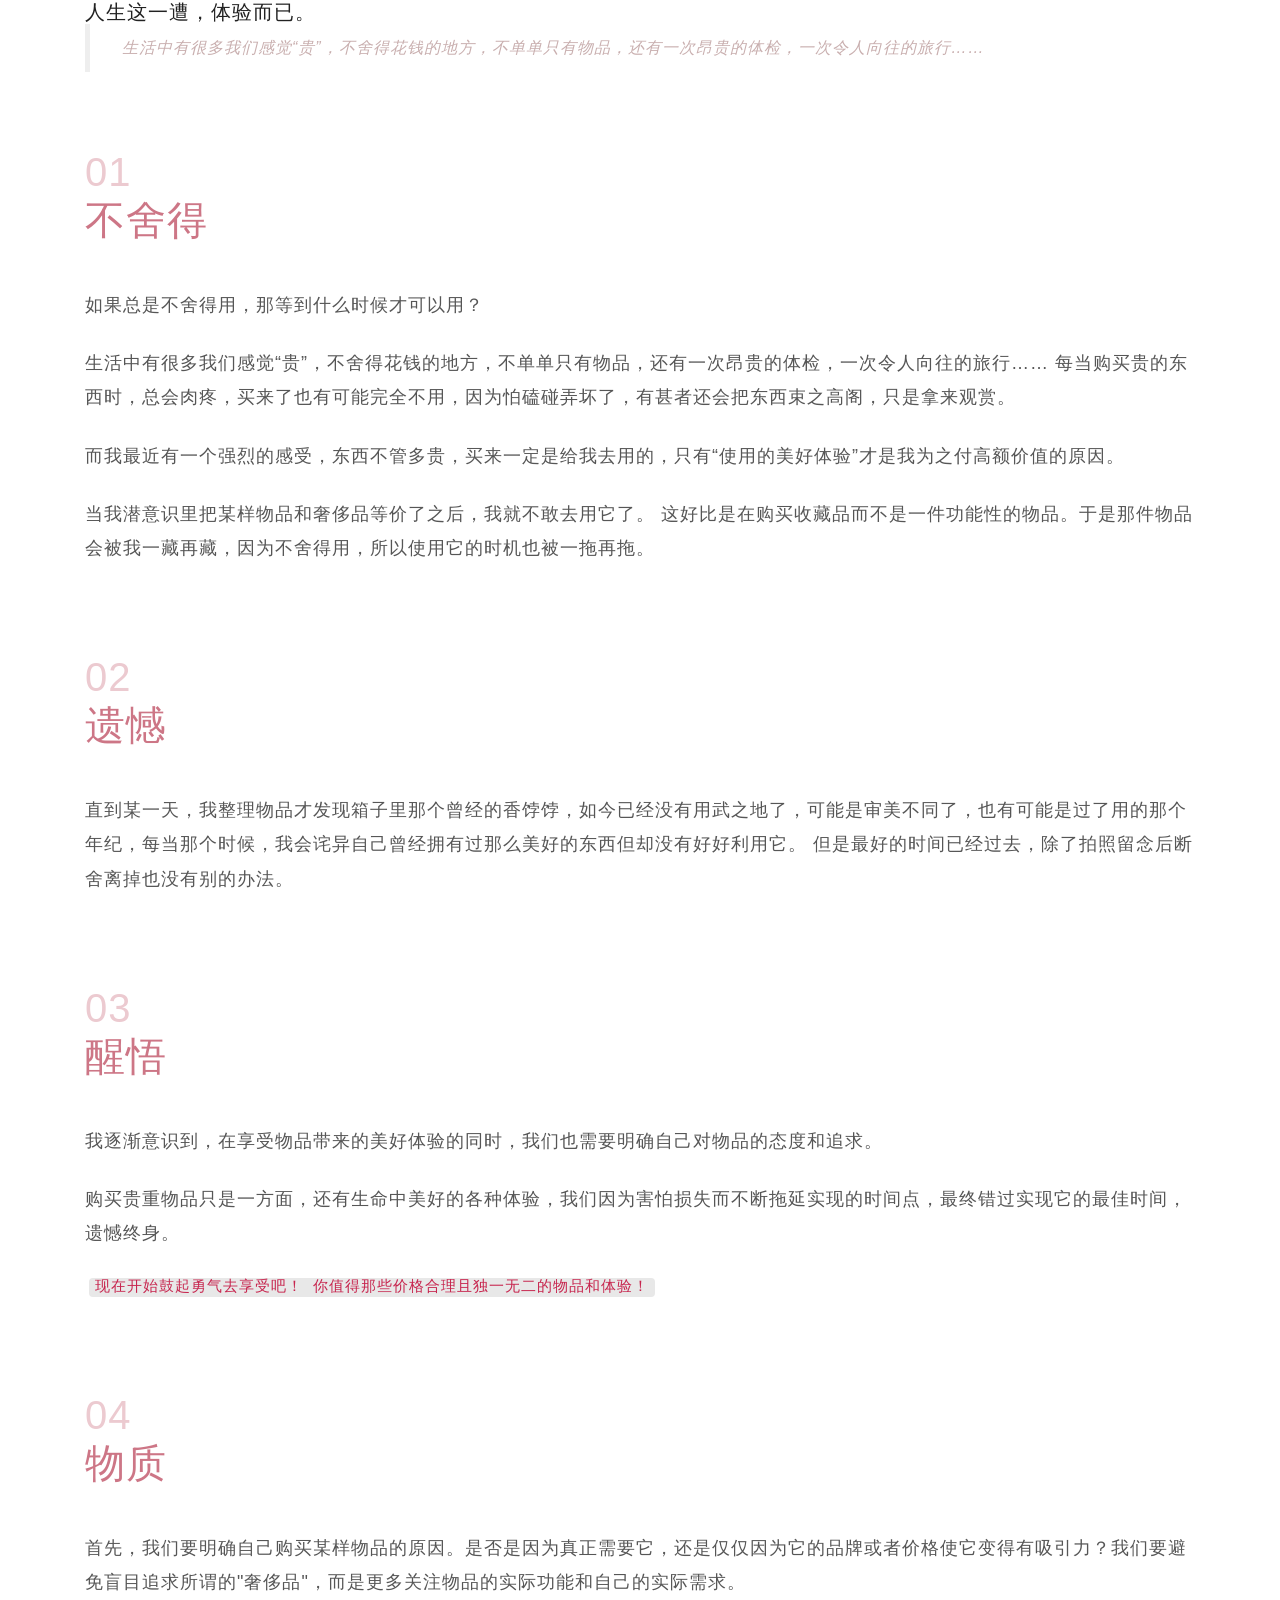
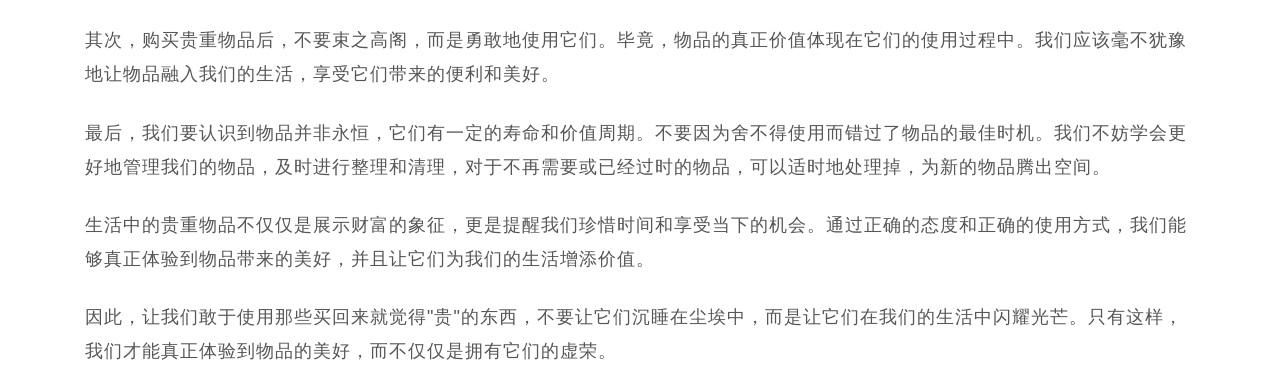
<file: blog.html>
<html>
<head>
	<meta charset="utf-8"> 
	<meta name="viewport" content="width=device-width, initial-scale=1, shrink-to-fit=no">
	<link rel="stylesheet" href="css/bootstrap.min.css"> 
    <link rel="stylesheet" type="text/css" href="css/blog.css">
  <script src="js/jquery.min.js"></script>
  <script src="js/bootstrap.min.js"></script>
  <link rel="stylesheet" href="https://cdnjs.cloudflare.com/ajax/libs/animate.css/3.7.0/animate.min.css">
  <title>Blog | Christina Cao</title>
</head>
<body>

<div class="container">
<div class="rows col-md-12 col-xs-12">

	<!-- 文章分割线 -->
	<h1>人生这一遭，体验而已。</h1>

<blockquote><p>生活中有很多我们感觉“贵”，不舍得花钱的地方，不单单只有物品，还有一次昂贵的体检，一次令人向往的旅行……</p></blockquote>

<h3>01</h3>

<h4>不舍得</h4>

<p>如果总是不舍得用，那等到什么时候才可以用？</p>

<p>生活中有很多我们感觉“贵”，不舍得花钱的地方，不单单只有物品，还有一次昂贵的体检，一次令人向往的旅行……
每当购买贵的东西时，总会肉疼，买来了也有可能完全不用，因为怕磕碰弄坏了，有甚者还会把东西束之高阁，只是拿来观赏。</p>

<p>而我最近有一个强烈的感受，东西不管多贵，买来一定是给我去用的，只有“使用的美好体验”才是我为之付高额价值的原因。</p>

<p>当我潜意识里把某样物品和奢侈品等价了之后，我就不敢去用它了。
这好比是在购买收藏品而不是一件功能性的物品。于是那件物品会被我一藏再藏，因为不舍得用，所以使用它的时机也被一拖再拖。</p>

<h3>02</h3>

<h4>遗憾</h4>

<p>直到某一天，我整理物品才发现箱子里那个曾经的香饽饽，如今已经没有用武之地了，可能是审美不同了，也有可能是过了用的那个年纪，每当那个时候，我会诧异自己曾经拥有过那么美好的东西但却没有好好利用它。
但是最好的时间已经过去，除了拍照留念后断舍离掉也没有别的办法。</p>

<h3>03</h3>

<h4>醒悟</h4>

<p>我逐渐意识到，在享受物品带来的美好体验的同时，我们也需要明确自己<strong>对物品的态度和追求</strong>。</p>

<p>购买贵重物品只是一方面，还有生命中美好的各种体验，我们因为害怕损失而不断拖延实现的时间点，最终错过实现它的最佳时间，遗憾终身。</p>

<p><code>
现在开始鼓起勇气去享受吧！
你值得那些价格合理且独一无二的物品和体验！
</code></p>

<h3>04</h3>

<h4>物质</h4>

<p>首先，我们要明确自己购买某样物品的原因。是否是因为真正需要它，还是仅仅因为它的品牌或者价格使它变得有吸引力？我们要避免盲目追求所谓的&quot;奢侈品&quot;，而是更多关注物品的实际功能和自己的实际需求。</p>

<p>其次，购买贵重物品后，不要束之高阁，而是勇敢地使用它们。毕竟，物品的真正价值体现在它们的使用过程中。我们应该毫不犹豫地让物品融入我们的生活，享受它们带来的便利和美好。</p>

<p>最后，我们要认识到物品并非永恒，它们有一定的寿命和价值周期。不要因为舍不得使用而错过了物品的最佳时机。我们不妨学会更好地管理我们的物品，及时进行整理和清理，对于不再需要或已经过时的物品，可以适时地处理掉，为新的物品腾出空间。</p>

<p>生活中的贵重物品不仅仅是展示财富的象征，更是提醒我们珍惜时间和享受当下的机会。通过正确的态度和正确的使用方式，我们能够真正体验到物品带来的美好，并且让它们为我们的生活增添价值。</p>

<p>因此，让我们敢于使用那些买回来就觉得&quot;贵&quot;的东西，不要让它们沉睡在尘埃中，而是让它们在我们的生活中闪耀光芒。只有这样，我们才能真正体验到物品的美好，而不仅仅是拥有它们的虚荣。</p>
<!-- 文章分割线 -->

</div>
</div>
</file>
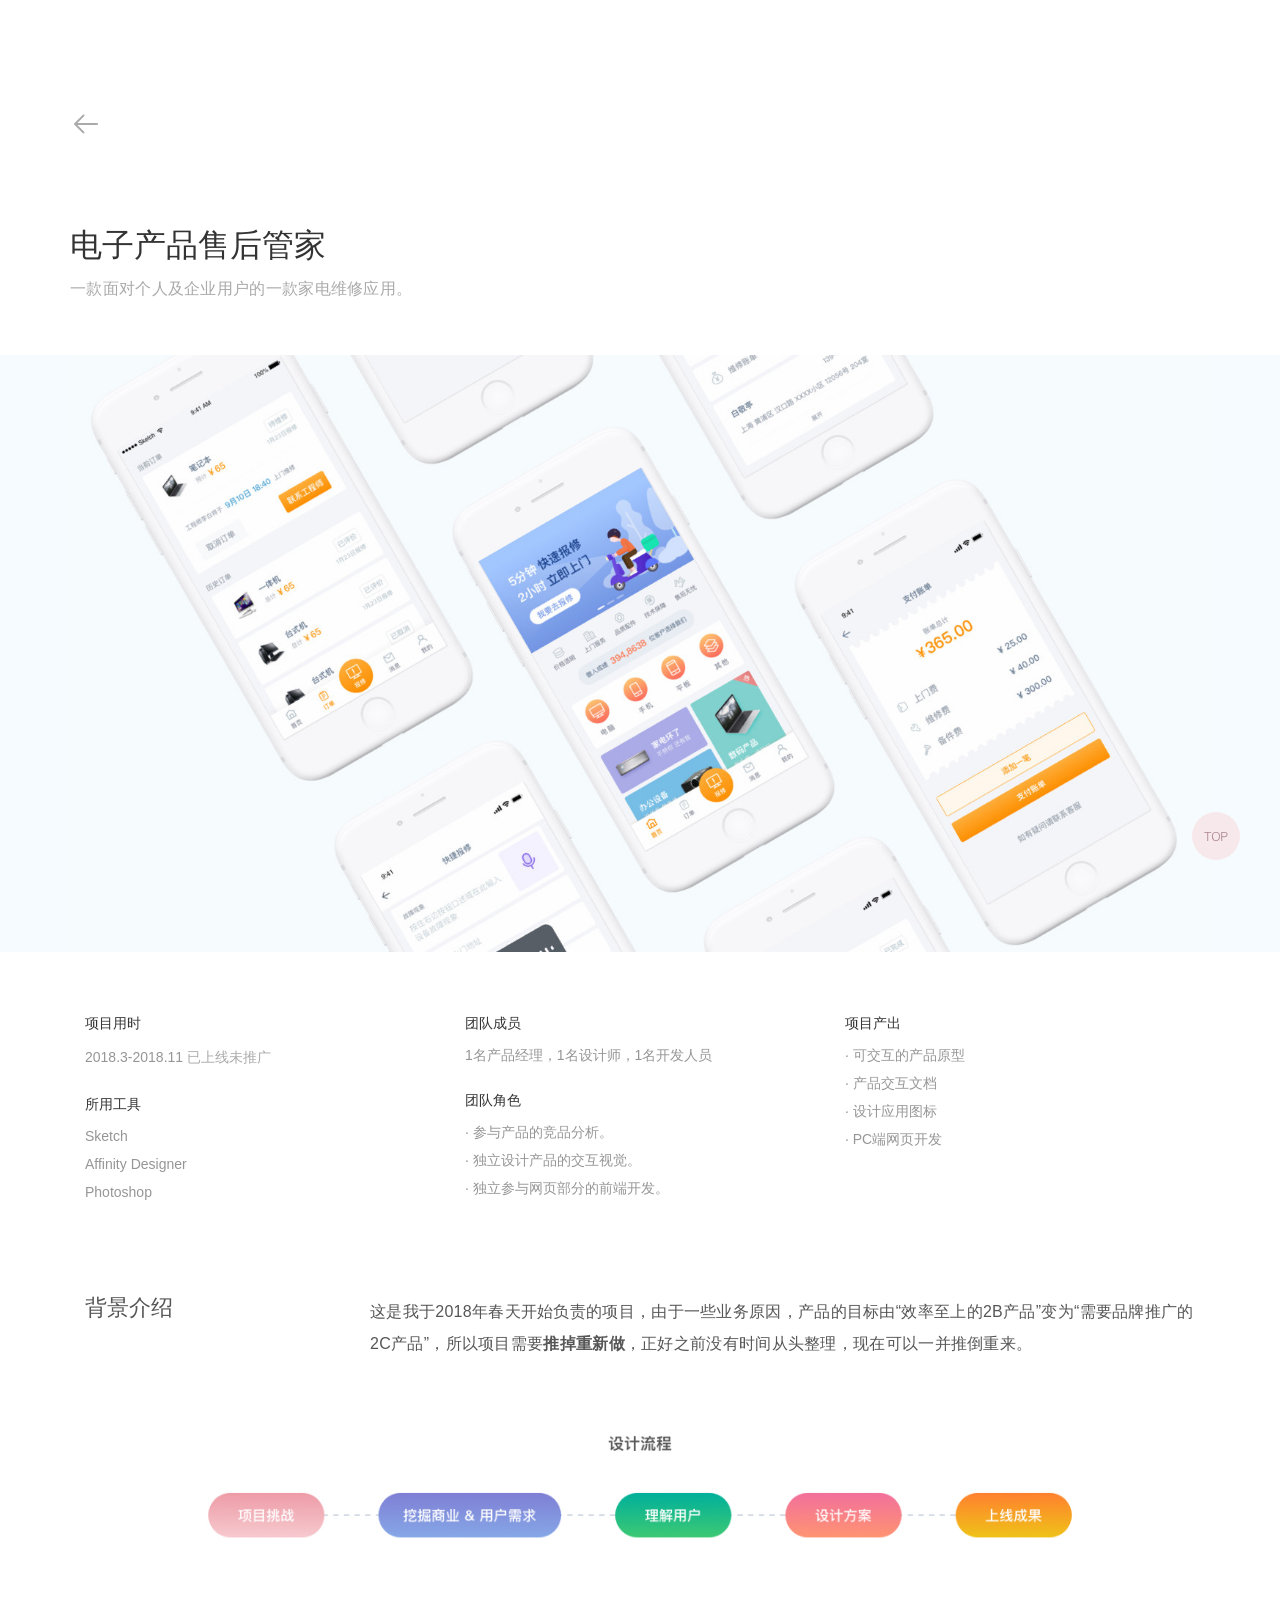
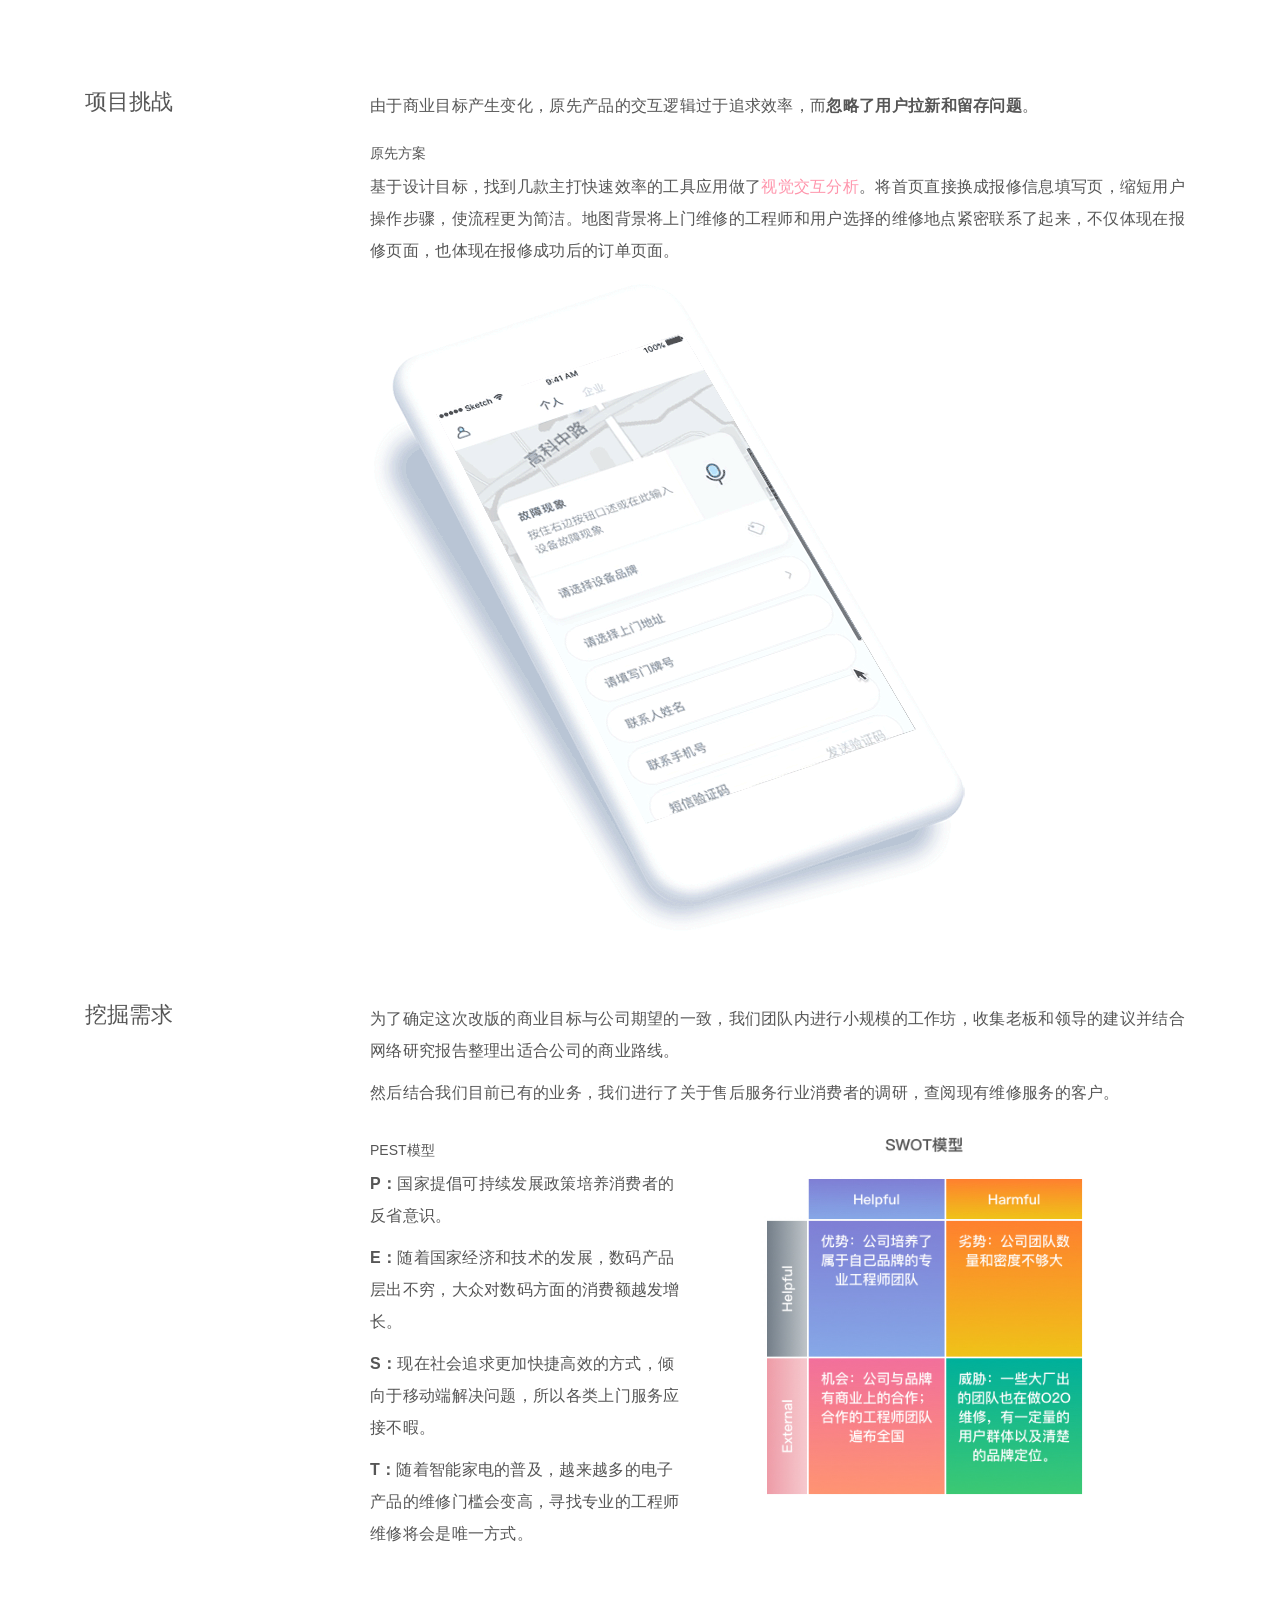
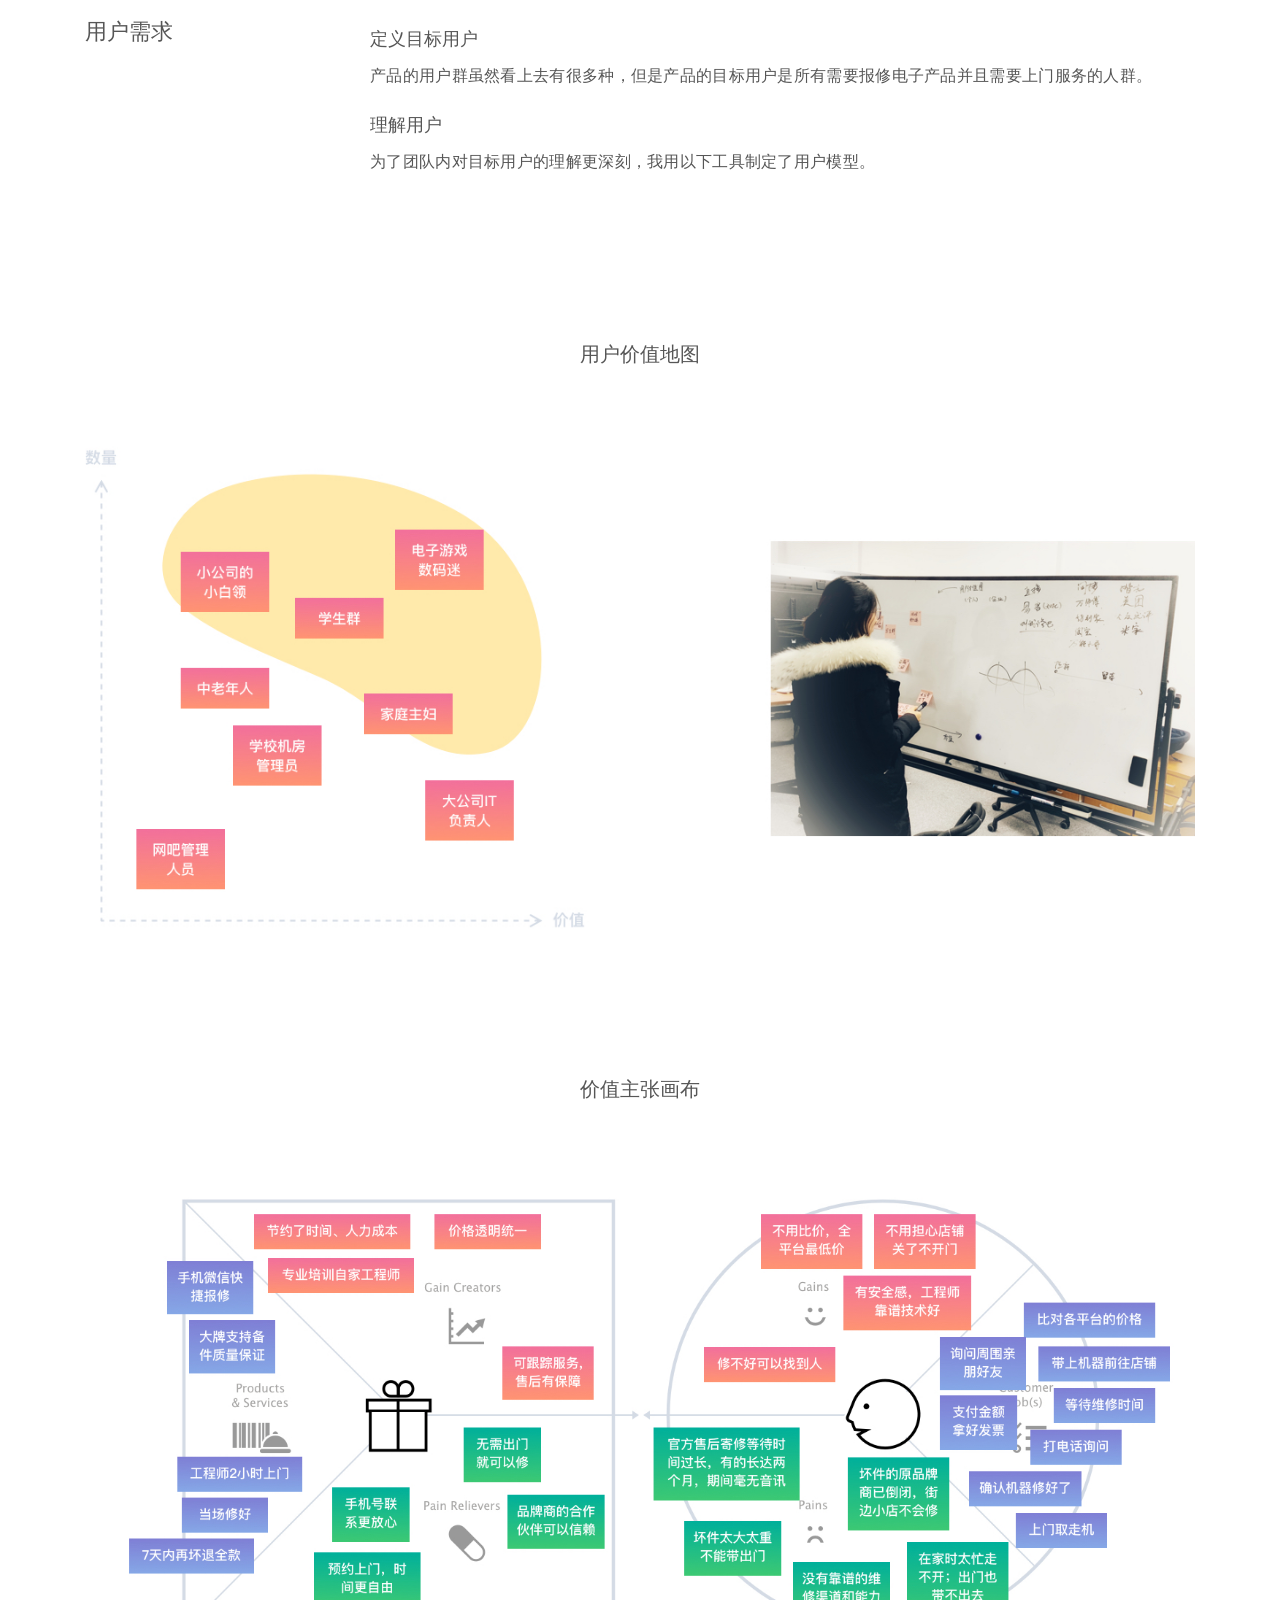
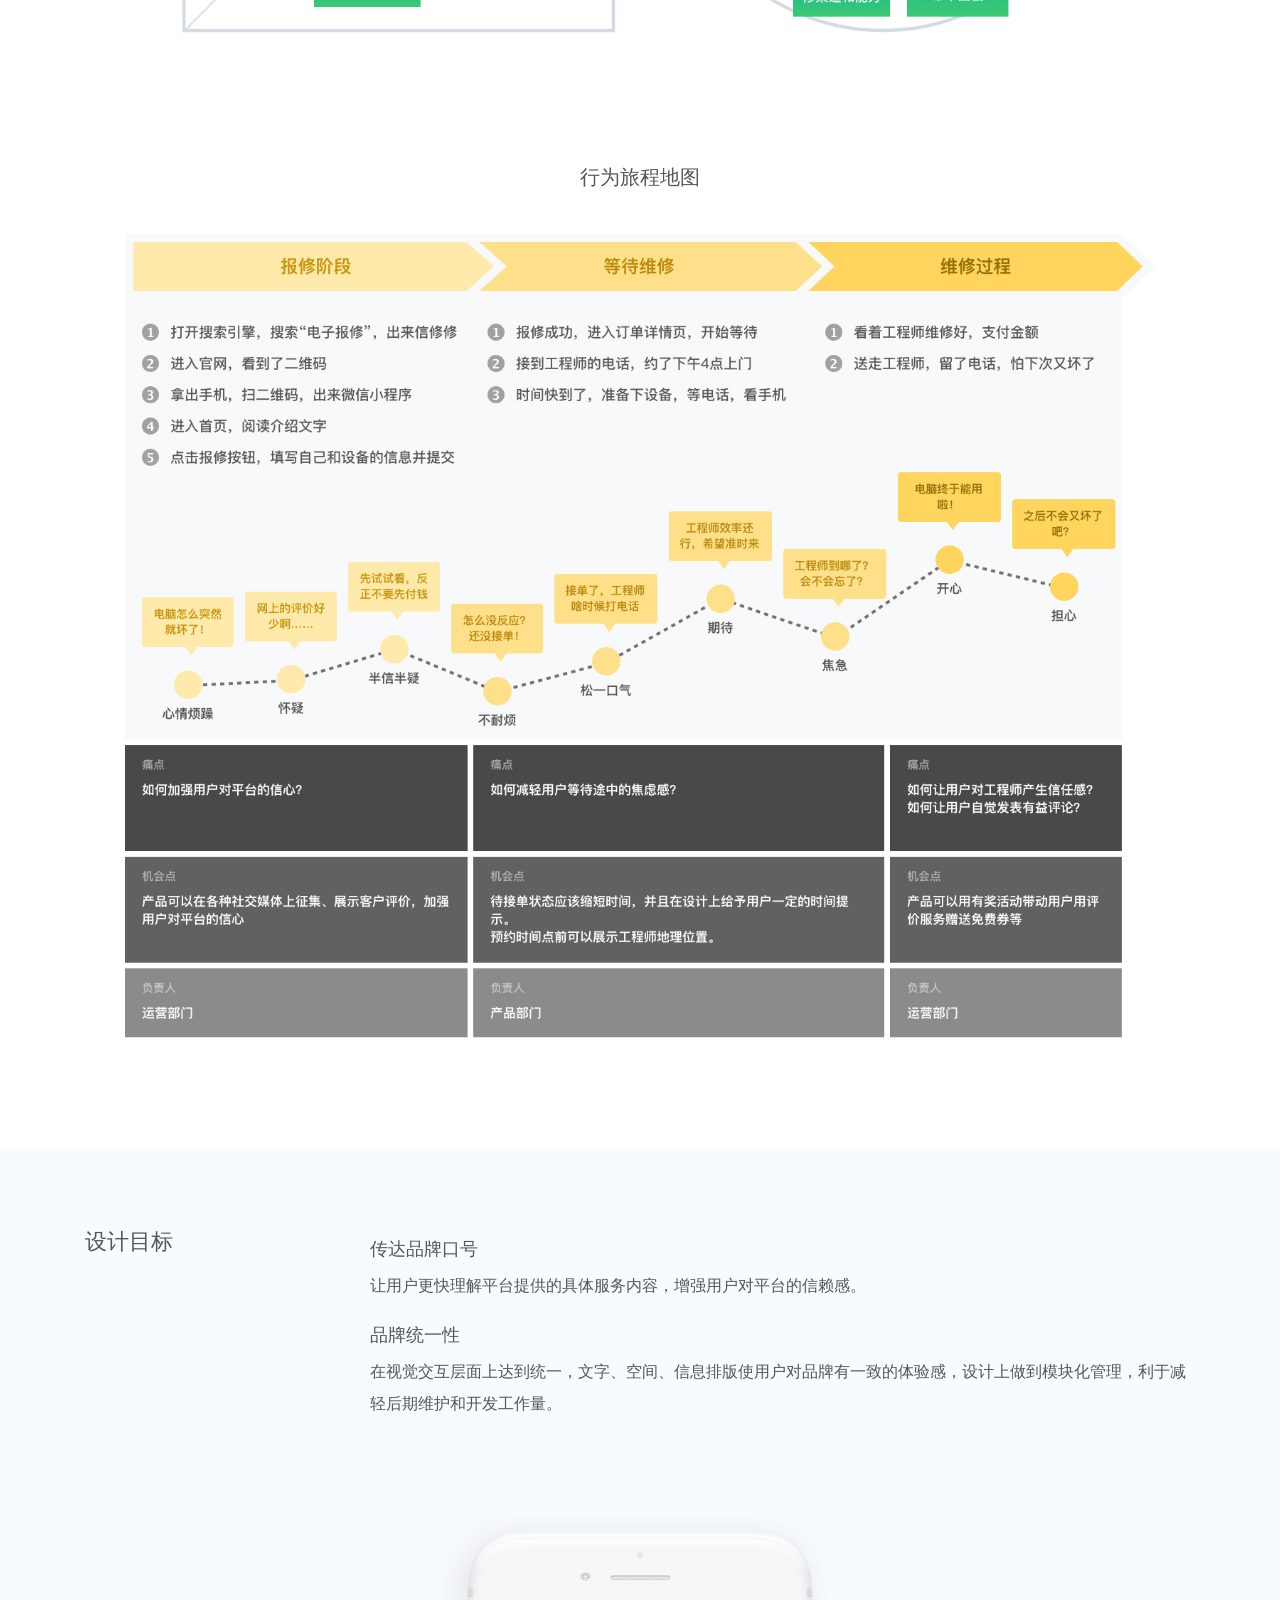
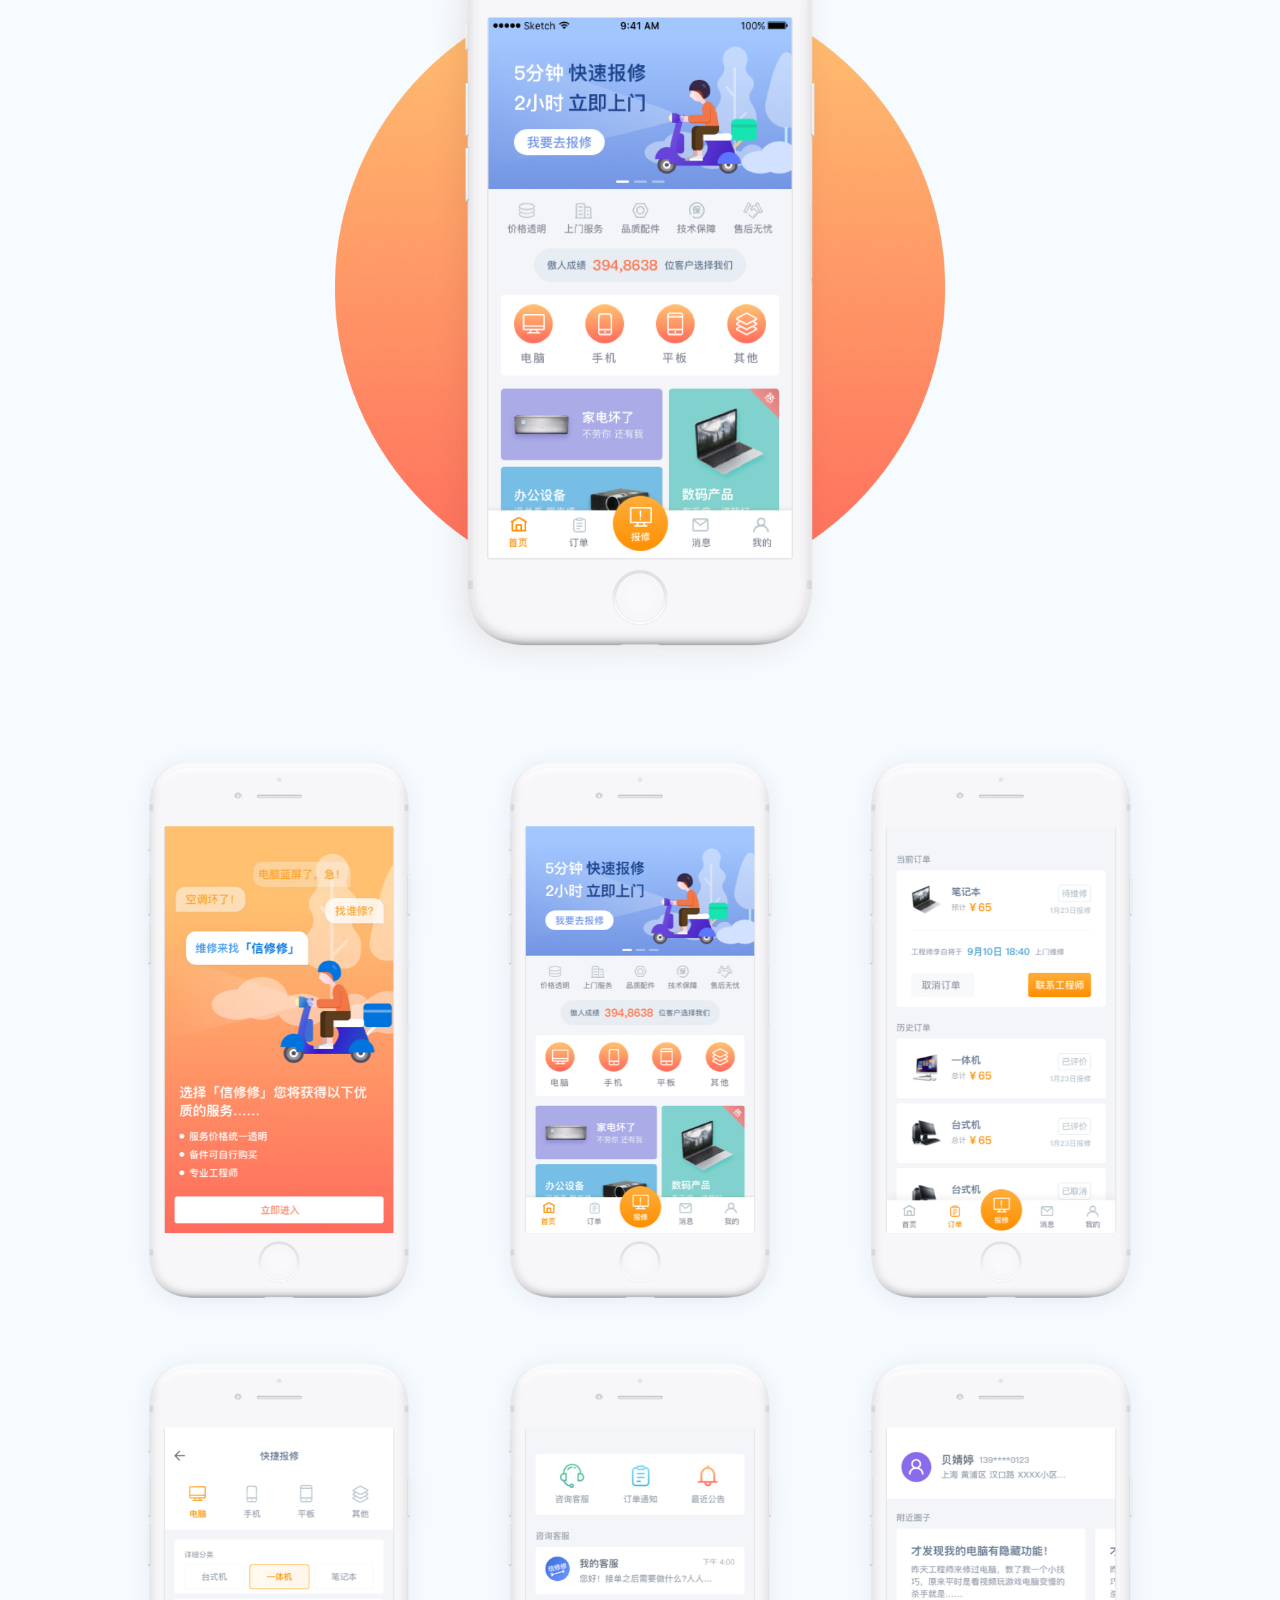
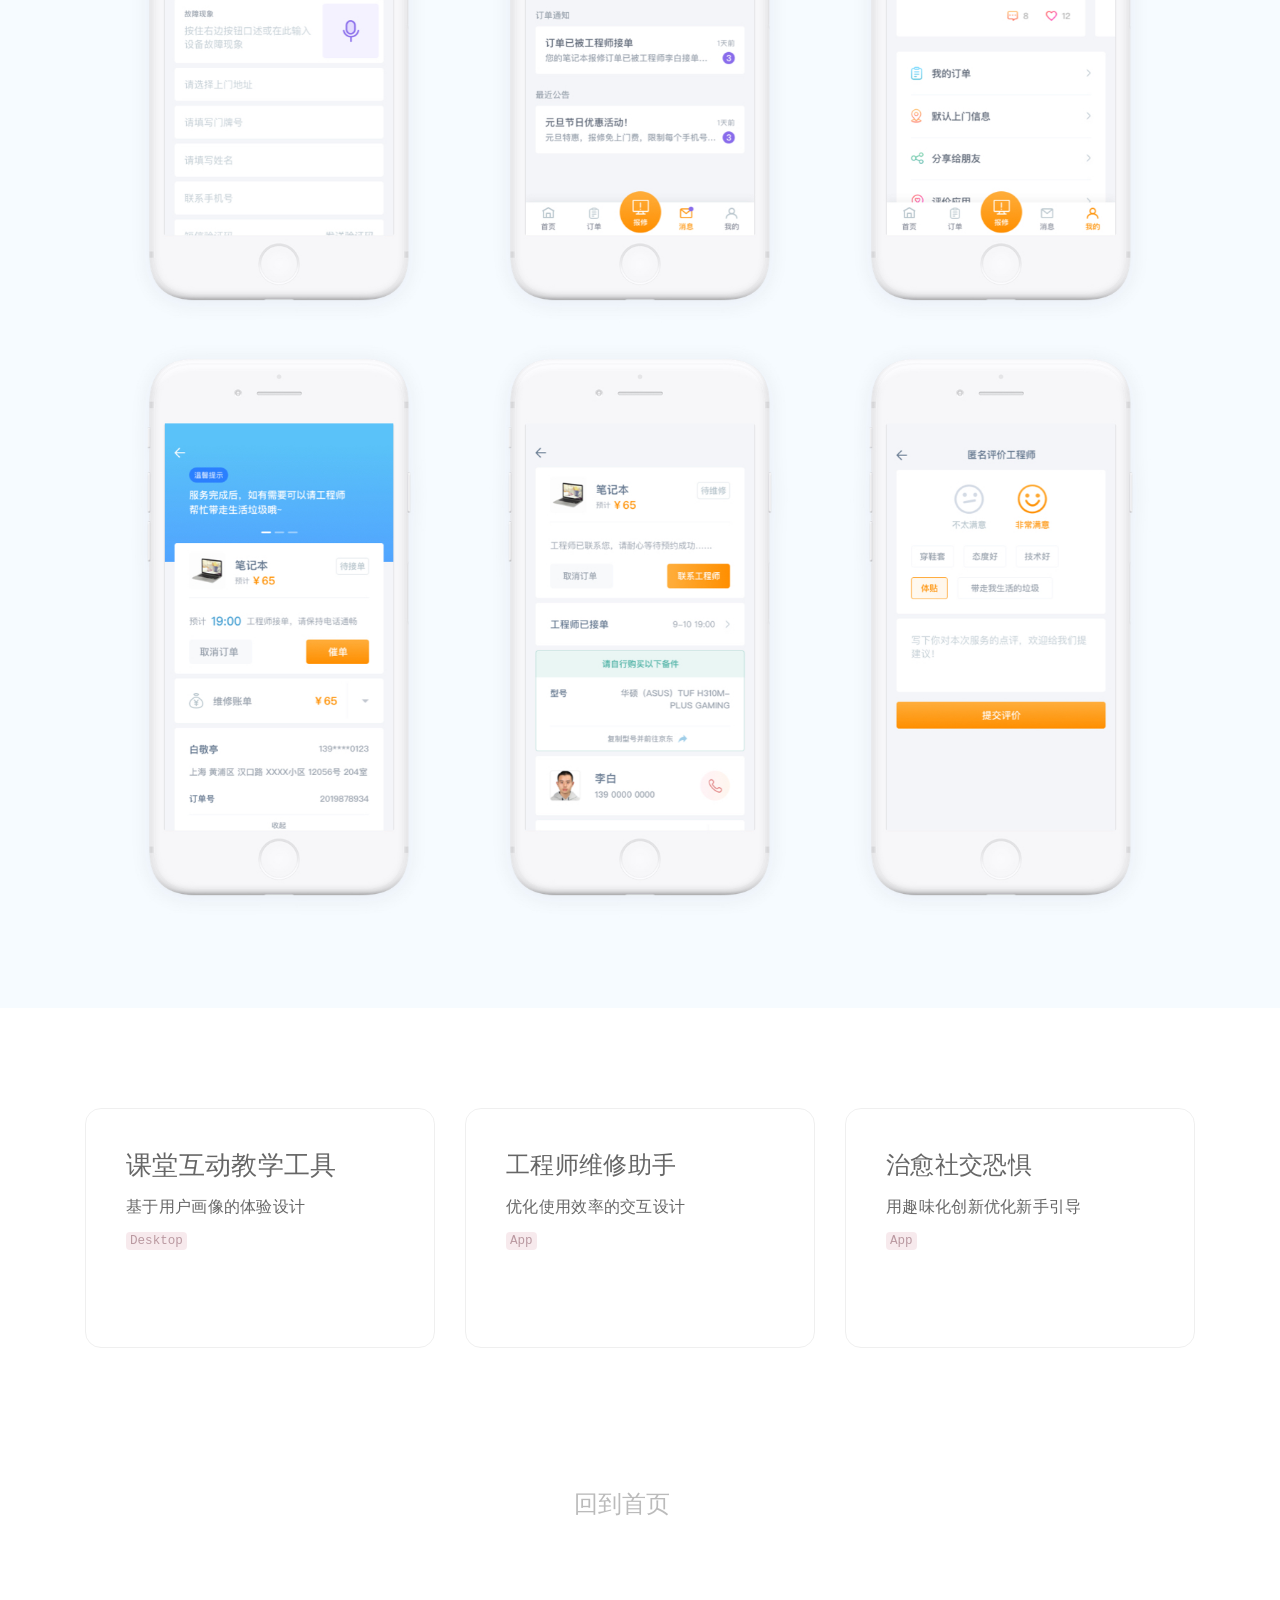
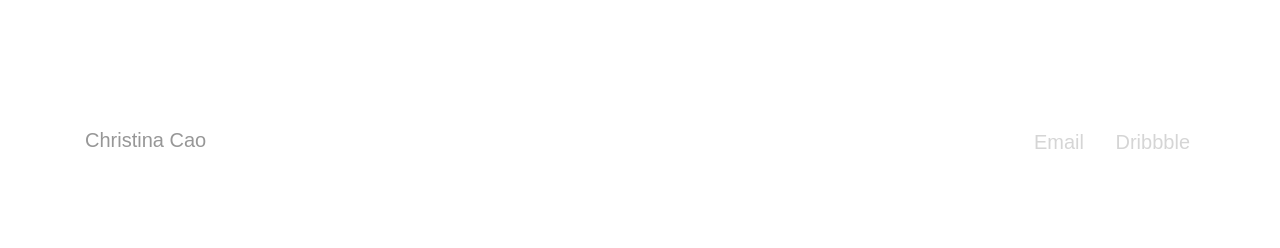
<file: fix.html>
<html>
<head>
	<meta charset="utf-8"> 
	<meta name="viewport" content="width=device-width, initial-scale=1, shrink-to-fit=no">
	<link rel="stylesheet" href="css/bootstrap.min.css"> 
	<link rel="stylesheet" href="css/welcome.css"> 
	<link rel="stylesheet" type="text/css" href="css/detail.css">
	<link rel="stylesheet" href="css/iconfont.css">
	<link rel="stylesheet" href="https://cdnjs.cloudflare.com/ajax/libs/animate.css/3.7.0/animate.min.css">
  <script src="js/jquery.min.js"></script>
  <script src="js/bootstrap.min.js"></script>
  <title>电子产品售后管家 | Christina Cao</title>
</head>
<body>
<!-- top -->

<div class="top animated fadeOutUp delay-0.2s">
	<div class="container">
		<nav class="navbar navbar-default" role="navigation">
			<div class="container-fluid"> 
				<div class="navbar-header">
					<button type="button" class="navbar-toggle" data-toggle="collapse"
				data-target="#example-navbar-collapse">
						<span class="sr-only">切换导航</span>
						<span class="icon-bar"></span>
						<span class="icon-bar"></span>
						<span class="icon-bar"></span>
					</button>
					<div class="logo-sloga">
						<a class="navbar-brand" href="#">
			
						</a>
					</div>

				</div>
				
			</div>
		</nav>
	</div>
</div>
<!-- back -->
<div class="container animated fadeInUp delay-0.5s">
<a href="index.html" style="text-decoration: none;"><span class="iconfont icon_back icon-icon_back" style="color: #aaa;font-size: 32px"></span></a>
</div>
<!-- detail -->
<div class="pageheader animated fadeInUp">
	<div class="container">
		<h2>电子产品售后管家</h2>
		<p style="color: #aaa">一款面对个人及企业用户的一款家电维修应用。</p>
	</div>

</div>



<!-- 大图 -->
<div class="headerimg text-center animated fadeInUp delay-0.2s" style="background-color: #F6FBFF">
	<div class="container">
		<img src="img/fix/banner.jpg" class="img-responsive">
	</div>
</div>

<!-- 内容 -->
<div class="WorkInfo animated fadeInUp delay-0.4s">
	<div class="container">
		<div class="rows col-md-4 col-sm-4 col-xs-12">
			<h6>项目用时</h6>
			<ul class="list-unstyled">
				<li>2018.3-2018.11<small>已上线未推广</small></li>
			</ul>
			<h6>所用工具</h6>
			<ul class="list-unstyled">
				<li>Sketch</li>
				<li>Affinity Designer</li>
				<li>Photoshop</li>
			</ul>
			
		</div>
		<div class="rows col-md-4 col-sm-4 col-xs-12">
			<h6>团队成员</h6>
			<li class="list-unstyled">1名产品经理，1名设计师，1名开发人员</li>
			<h6>团队角色</h6>
			<ul class="list-unstyled">
				<li>· 参与产品的竞品分析。</li>
				<li>· 独立设计产品的交互视觉。</li>
				<li>· 独立参与网页部分的前端开发。</li>
			</ul>
		</div>
		<div class="rows col-md-4 col-sm-4 col-xs-12">
			<h6>项目产出</h6>
			<ul class="list-unstyled">
				<li>· 可交互的产品原型</li>
				<li>· 产品交互文档</li>
				<li>· 设计应用图标</li>
				<li>· PC端网页开发</li>
			</ul>
		</div>
	</div>
</div>
<!-- 跳到顶部 -->
<div class="text-right" id="menu" data-spy="affix">
		<div class="totop" onclick="window.open('#top','_self');"><img src="img/top.png" class="img-responsive"></div>
	</div>

<!-- 项目背景 -->
<div class="Say animated fadeInUp delay-0.3s" style="padding: 40px 0px">
	<div class="container">
	
		<div class="rows col-md-3 col-sm-3 col-xs-12">
			<h3 class="text-left">背景介绍</h3>
		</div>

		<div class="rows col-md-9 col-sm-9 col-xs-12">
			
			<p>这是我于2018年春天开始负责的项目，由于一些业务原因，产品的目标由“效率至上的2B产品”变为“需要品牌推广的2C产品”，所以项目需要<b>推掉重新做</b>，正好之前没有时间从头整理，现在可以一并推倒重来。</p>
			
		</div>
		<div class="rows col-md-12 col-sm-12 col-xs-12" style="margin-top: 40px">
			<img src="img/fix/designflow.jpg" class="img-responsive">
		</div>
	</div>
</div>
<!-- 旧版本 -->
<div class="Say animated fadeInUp delay-0.4s">
	<div class="container">
	
		<div class="rows col-md-3 col-sm-3 col-xs-12">
			<h3 class="text-left">项目挑战</h3>
		</div>

		<div class="rows col-md-9 col-sm-9 col-xs-12">
			<p>由于商业目标产生变化，原先产品的交互逻辑过于追求效率，而<b>忽略了用户拉新和留存问题</b>。</p>
			<h6>原先方案</h6>
			<p>基于设计目标，找到几款主打快速效率的工具应用做了<a href="img/fix/fixxxapps.jpg" target="blank">视觉交互分析</a>。将首页直接换成报修信息填写页，缩短用户操作步骤，使流程更为简洁。地图背景将上门维修的工程师和用户选择的维修地点紧密联系了起来，不仅体现在报修页面，也体现在报修成功后的订单页面。</p>
			<img src="img/fix/fixxxgif.gif" class="img-responsive">
		</div>
	</div>
</div>
<!-- 设计思路 -->
<!-- <div class="Say animated fadeInUp delay-0.6s">
	<div class="container">
	
		<div class="rows col-md-3 col-sm-3 col-xs-12">
			<h3 class="text-left">设计思路</h3>
		</div>

		<div class="rows col-md-9 col-sm-9 col-xs-12">
			<p>产品目前没有用户量，所以我先从竞品开始一步步分析，设计出最适合自己产品的方案，设计流程：</p>
			<b><ul class="list-unstyled">
				<li>1. 挖掘商业需求</li>
				<li>2. 定义用户模型</li>
				<li>3. 行为旅程地图</li>
				<li>4. 设计方案展示</li>
			</ul></b>
		</div>
	</div>
</div> -->
<!-- 商业 -->
<div class="Say animated fadeInUp delay-0.6s">
	<div class="container">
	
		<div class="rows col-md-3 col-sm-3 col-xs-12">
			<h3 class="text-left">挖掘需求</h3>
		</div>

		<div class="rows col-md-9 col-sm-9 col-xs-12">
			<p>为了确定这次改版的商业目标与公司期望的一致，我们团队内进行小规模的工作坊，收集老板和领导的建议并结合网络研究报告整理出适合公司的商业路线。</p>
			<p>然后结合我们目前已有的业务，我们进行了关于售后服务行业消费者的调研，查阅现有维修服务的客户。</p>
			<div class="row col-md-5 col-sm-5 col-xs-12">
			<h6>PEST模型</h6>
			<p>
				<b>P：</b>国家提倡可持续发展政策培养消费者的反省意识。</p>
				<p><b>E：</b>随着国家经济和技术的发展，数码产品层出不穷，大众对数码方面的消费额越发增长。</p>
				<p><b>S：</b>现在社会追求更加快捷高效的方式，倾向于移动端解决问题，所以各类上门服务应接不暇。</p>
				<p><b>T：</b>随着智能家电的普及，越来越多的电子产品的维修门槛会变高，寻找专业的工程师维修将会是唯一方式。</p>
			</p>
			</div>
			<div class="rows col-md-7 col-sm-7 col-xs-12">

			<!-- <h6>商业目标</h6>
			<p>提高数码产品售后行业服务质量和体验。</p>
			<h6>用户需求</h6>
			<p>一步到位的维修服务，透明的价格，与原厂相同的备件质量。</p>
			<h6>目标用户</h6>
			<p>热于移动生活，追求更快捷、方便的维修体验的人群。</p>
			<h6>商业模式</h6>
			<p>线上线下相结合的形式，一键报修，快速上门，原厂备件替换，线上服务单追踪。</p>
			<h6>产品目标</h6>
			<p>面对个人及企业用户的一款数码产品维修产品，能让用户能在生活和工作中都能用产品快速报修。</p> -->
			
				<span><img src="img/fix/swot.jpg" class="img-responsive" ></span>
			
			</div>
			<!-- <img src="img/user_value_map.jpg" class="img-responsive"> -->
		</div>
		<!-- <div class="text-center" style="padding: 40px">
			<img src="img/user_value_map.jpg" class="img-responsive">
		</div> -->
	</div>
</div>

<!-- 用户 -->
<div class="Say animated fadeInUp delay-0.9s">
	<div class="container">
	
		<div class="rows col-md-3 col-sm-3 col-xs-12">
			<h3 class="text-left">用户需求</h3>
		</div>

		<div class="rows col-md-9 col-sm-9 col-xs-12">
			<h5>定义目标用户</h5>
			<p>产品的用户群虽然看上去有很多种，但是产品的目标用户是所有需要报修电子产品并且需要上门服务的人群。</p>
			<h5 style="margin-top: 24px">理解用户</h5>
			<p>为了团队内对目标用户的理解更深刻，我用以下工具制定了用户模型。</p>
		</div>
	</div>
</div>

<!-- 用户价值 -->
<div class="Say2 animated fadeInUp delay-0.8s" style="padding: 40px 0;margin-bottom: 40px">
	<div class="container">
		<div class="rows col-md-12 col-sm-12 col-xs-12" style="line-height: 32px;margin-bottom: 40px">
			<h4 class="text-center" style="line-height: 32px;margin-bottom: 48px">用户价值地图</h4>
			<img src="img/fix/user_value_map.jpg" class="img-responsive">
			
		</div>
		
		<div class="rows col-md-12 col-sm-12 col-xs-12" style="margin-bottom: 24px">
			
			<h4 class="text-center" style="line-height: 32px;margin-top: 80px">价值主张画布</h4>
		</div>
			<img src="img/fix/value_proposition.jpg" class="img-responsive">
		
		<div class="rows col-md-12 col-sm-12 col-xs-12">
			
			<h4 class="text-center" style="line-height: 32px;margin: 48px 0px 24px">行为旅程地图</h4>
			<img src="img/fix/fix_userjourneymap.jpg" class="img-responsive">
		</div>
			
		</div>
	</div>
	
</div>


<!-- 界面 -->
<div class="Say animated fadeInUp delay-0.6s" style="background-color: #F6FBFF;padding: 80px 0px">
	<div class="container">
	
		<div class="rows col-md-3 col-sm-3 col-xs-12">
			<h3 class="text-left">设计目标</h3>
		</div>

		<div class="rows col-md-9 col-sm-9 col-xs-12">
			<p>
				<h5>传达品牌口号</h5>
				让用户更快理解平台提供的具体服务内容，增强用户对平台的信赖感。
				<h5 style="margin-top: 24px">品牌统一性</h5>
				在视觉交互层面上达到统一，文字、空间、信息排版使用户对品牌有一致的体验感，设计上做到模块化管理，利于减轻后期维护和开发工作量。
			</p>
			
		</div>
		<div class="rows col-xs-12 col-sm-12 col-md-12 col-lg-12" style="margin-top: 40px">
			<!-- <small>欢迎页</small> -->
			<img src="img/fix/UI1.jpg" class="img-responsive">
		</div>
		<div class="rows col-xs-12 col-sm-12 col-md-12 col-lg-12" style="margin-top: 20px">
			<img src="img/fix/UI2.jpg" class="img-responsive">
			<img src="img/fix/UI3.jpg" class="img-responsive">
			<img src="img/fix/UI4.jpg" class="img-responsive">
		</div>
		
	</div>
</div>
<!-- 底部导航 -->
<div class=" animated slideInUp">
		
		<div class="container">
<!-- 第一个 -->
	<div class="card rows col-md-4 col-sm-6 col-xs-12 text-left" onclick="window.open('#.html','_self');">
		<!-- <a href="teacher.html"> -->
		<div class="card-inside" style="background-image: url();background-position:left; 0;height: 240px">
		<p style="font-size: 26px">课堂互动教学工具</p>
		<span>
			<p>基于用户画像的体验设计</p>
			<code>Desktop</code>
		</span>
		<!-- </a> -->
		</div>
	</div>
<!-- 第二个 -->
<div class="card rows col-md-4 col-sm-6 col-xs-12 text-left" onclick="window.open('enjoyfix.html','_self');">
		
		<div class="card-inside" style="background-image: url();background-position: left 0;height: 240px">
		<p style="font-size: 24px">工程师维修助手</p>
		<span>
			<p>优化使用效率的交互设计</p>
			<code>App</code>
		</span>
		</div>
		
	</div>

<!-- 第三个 -->
<!-- <div class="card rows col-md-4 col-sm-6 col-xs-12 text-left" onclick="window.open('fix.html','_self');">
		<div class="card-inside" style="background-image: url(img/fix/header.png);background-position: left 0;height: 240px">
			<p style="font-size: 24px">电子产品售后管家</p>
		<span>
			<p>从0到1产品的交互设计</p>
			<code>App</code>
		</span>
		</div>
	</div> -->

<!-- 第四个 -->
<div class="card rows col-md-4 col-sm-6 col-xs-12 text-left" onclick="window.open('sader.html','_self');">
		<div class="card-inside" style="background-image: url();background-position: left 0;height: 240px">
			<p style="font-size: 24px">治愈社交恐惧</p>
		<span>
			<p>用趣味化创新优化新手引导</p>
			<code>App</code>
		</span>
		</div>
	</div>

<!-- 第五个 -->
<!-- <div class="card rows col-md-6 col-sm-12 col-xs-12 text-left" onclick="window.open('ghostface.html','_self');">
		<div class="card-inside" style="background-image: url(img/ghost/header.png);background-position: center 0;">
			<p style="font-size: 24px">鬼脸对讲机</p>
		<span>
			<p>提高用户增长的交互设计</p>
			<code>App</code>
		</span>
		</div>
	</div> -->

</div>

<!-- 作品列表 -->

<div class="workfooter">
<div class="container">
	<div class="rows col-md-12 col-sm-12 col-xs-12 text-center">
		<ul class="list-inline">
				<li>
					<a href="index.html">回到首页</a>
				</li>			
		</ul>
	</div>
</div>
</div>

<!-- footer -->


<div class="footer">
	<div class="container">
		<div class="rows col-md-8 col-sm-6 col-xs-12">Christina Cao</div>
		<div class="rows col-md-4 col-sm-6 col-xs-12 text-right">
			<ul class="list-inline">
				<li>
					<a style="color: #979797" href="mailto:chomoon@qq.com" >Email</a>
				</li>
				<li>
					<a style="color: #979797" href="https://dribbble.com/chomoon" target="blank">Dribbble</a>
				</li>
				<!-- <li>
					<a style="color: #979797" href="https://www.instagram.com/chomoon_93" target="blank">Instagram</a>
				</li>
				
				<li>
					<a style="color: #979797" href="https://www.behance.net/cherrycaow6e69" target="blank">Behance</a>
				</li> -->

			</ul></div>
	</div>
</div>


</body>
</html>
</file>
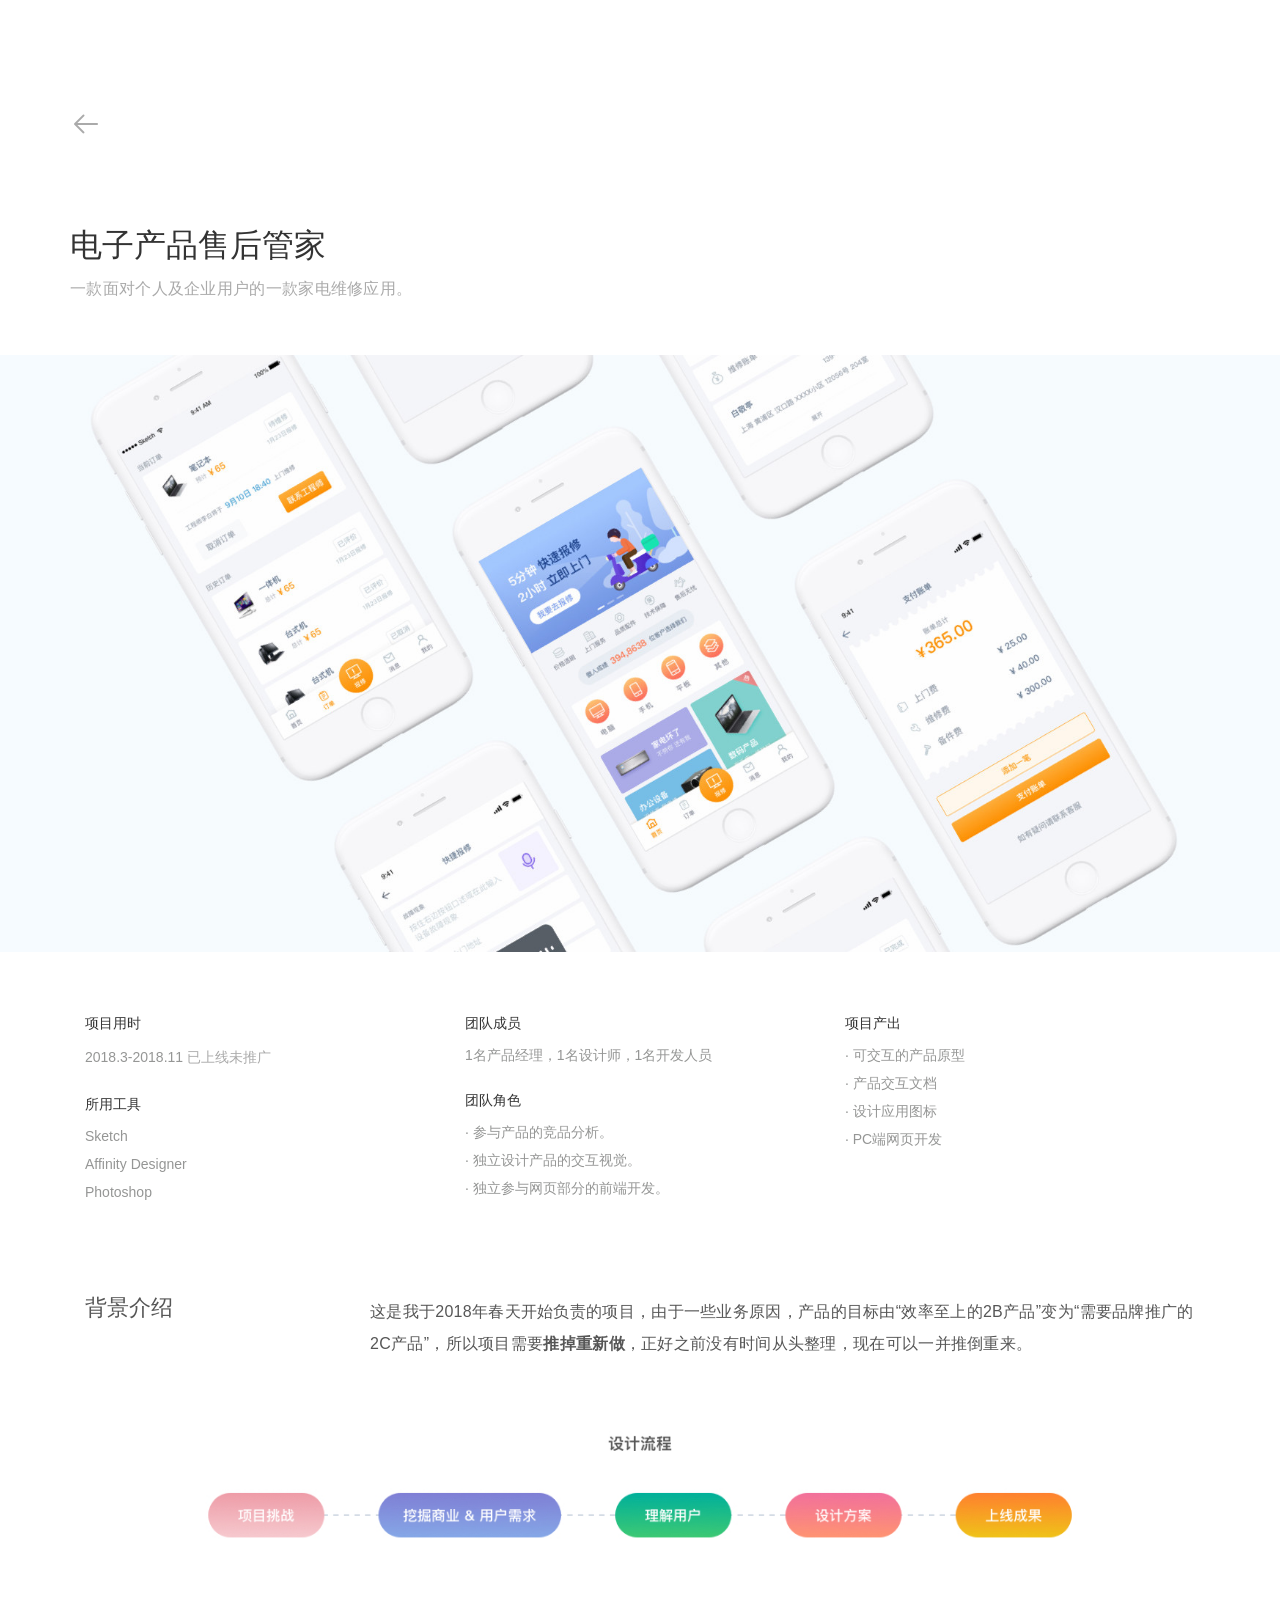
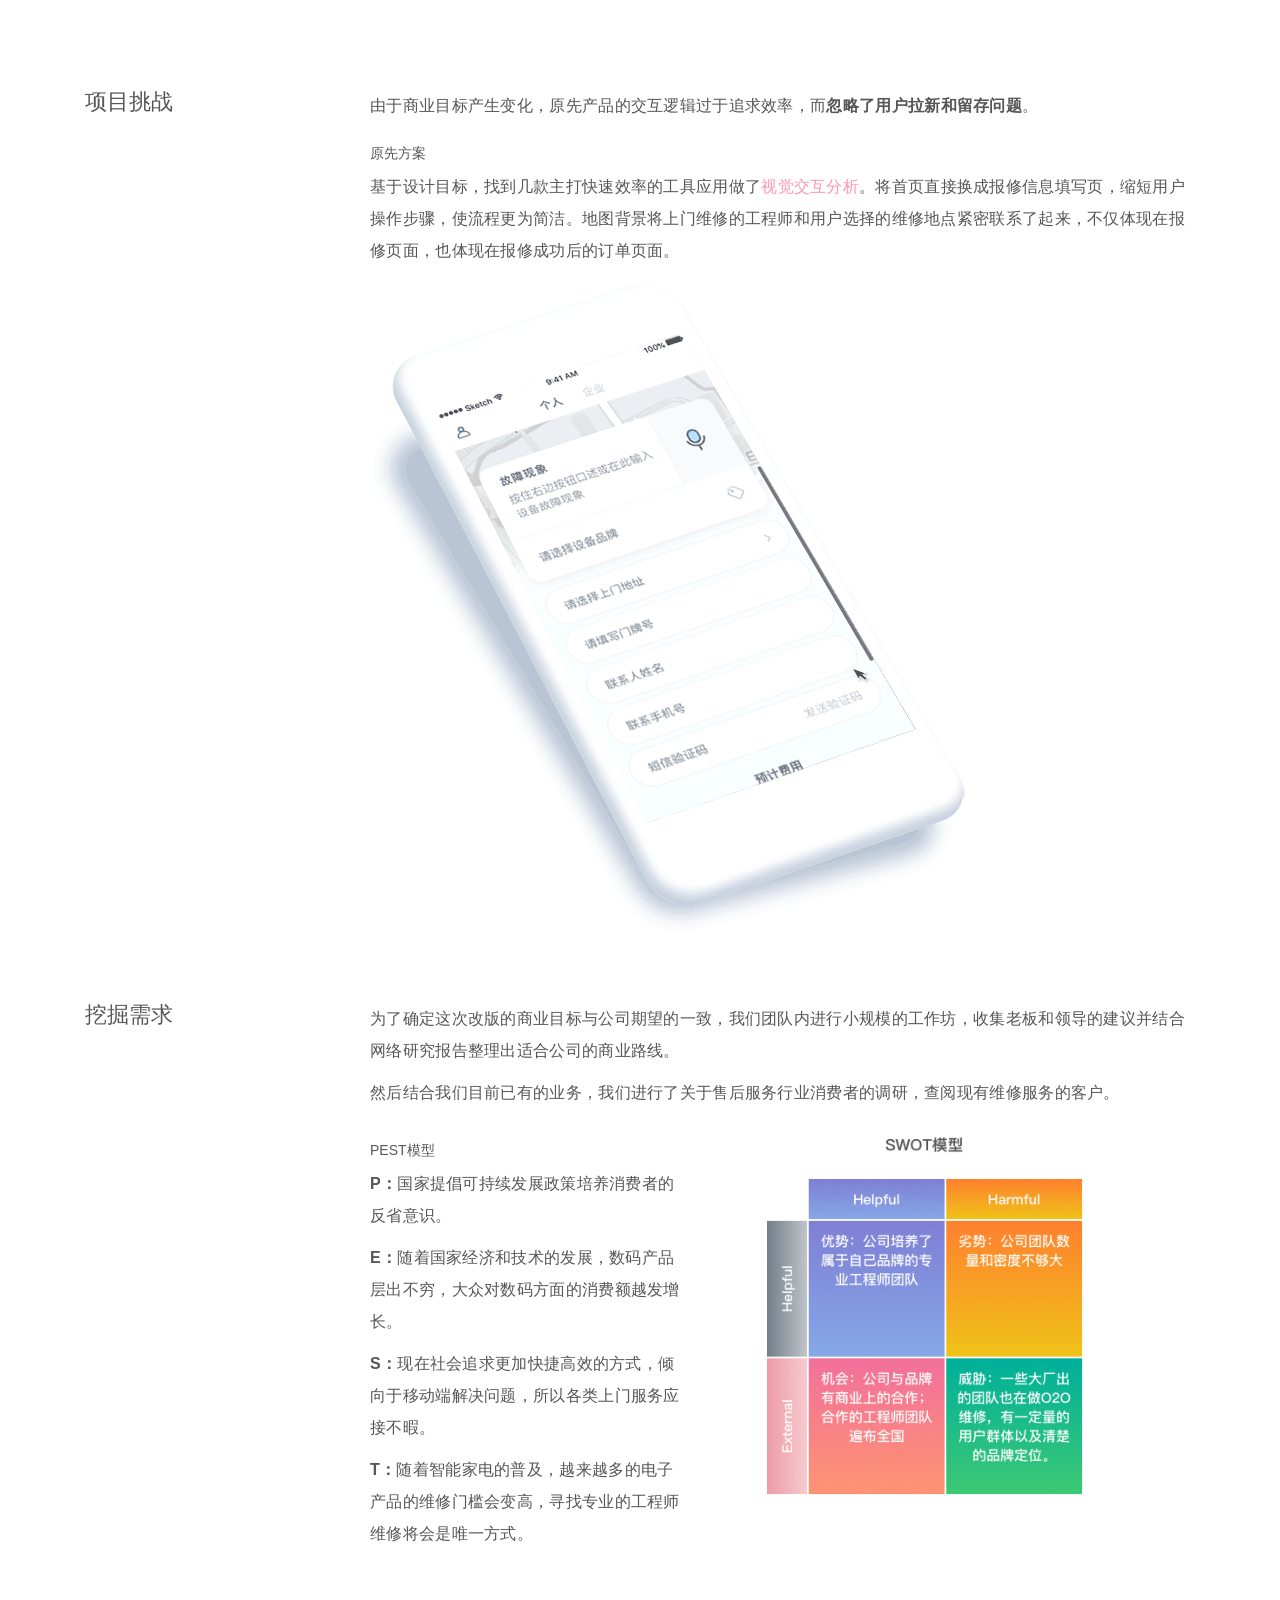
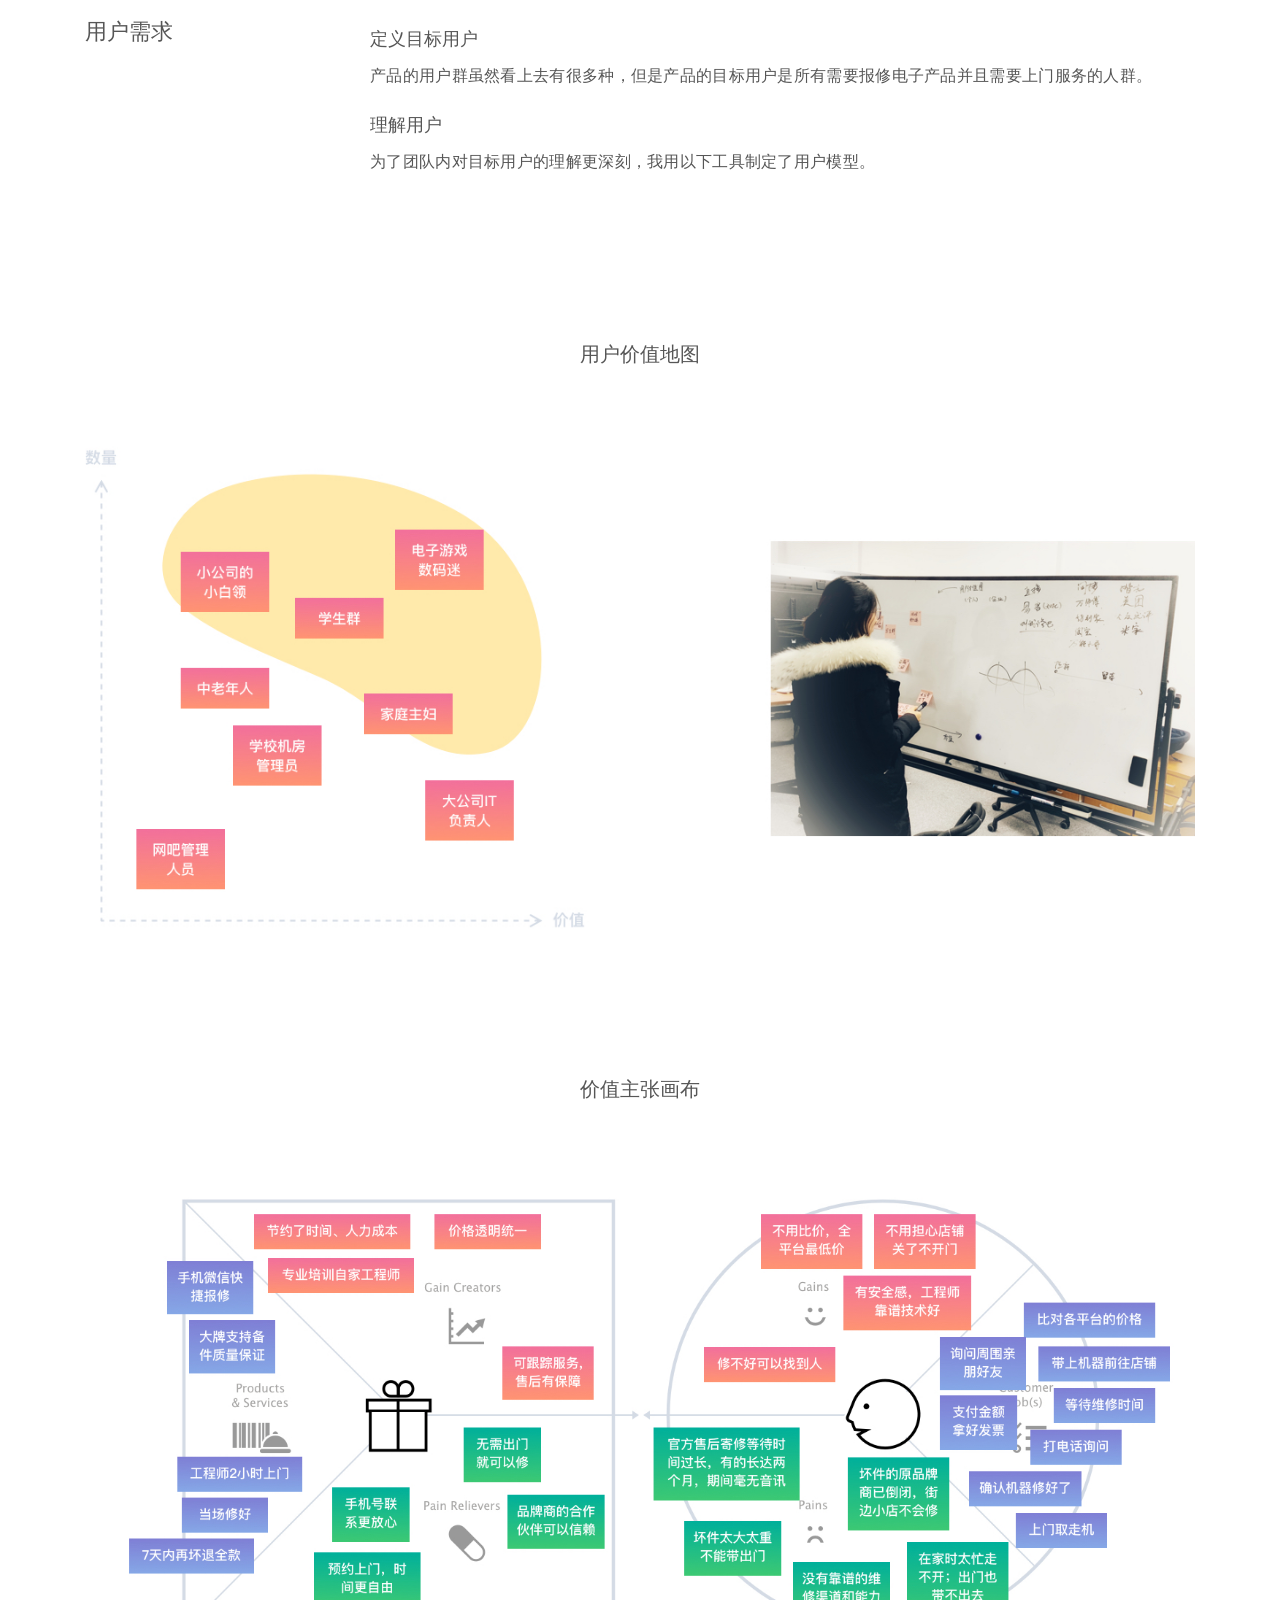
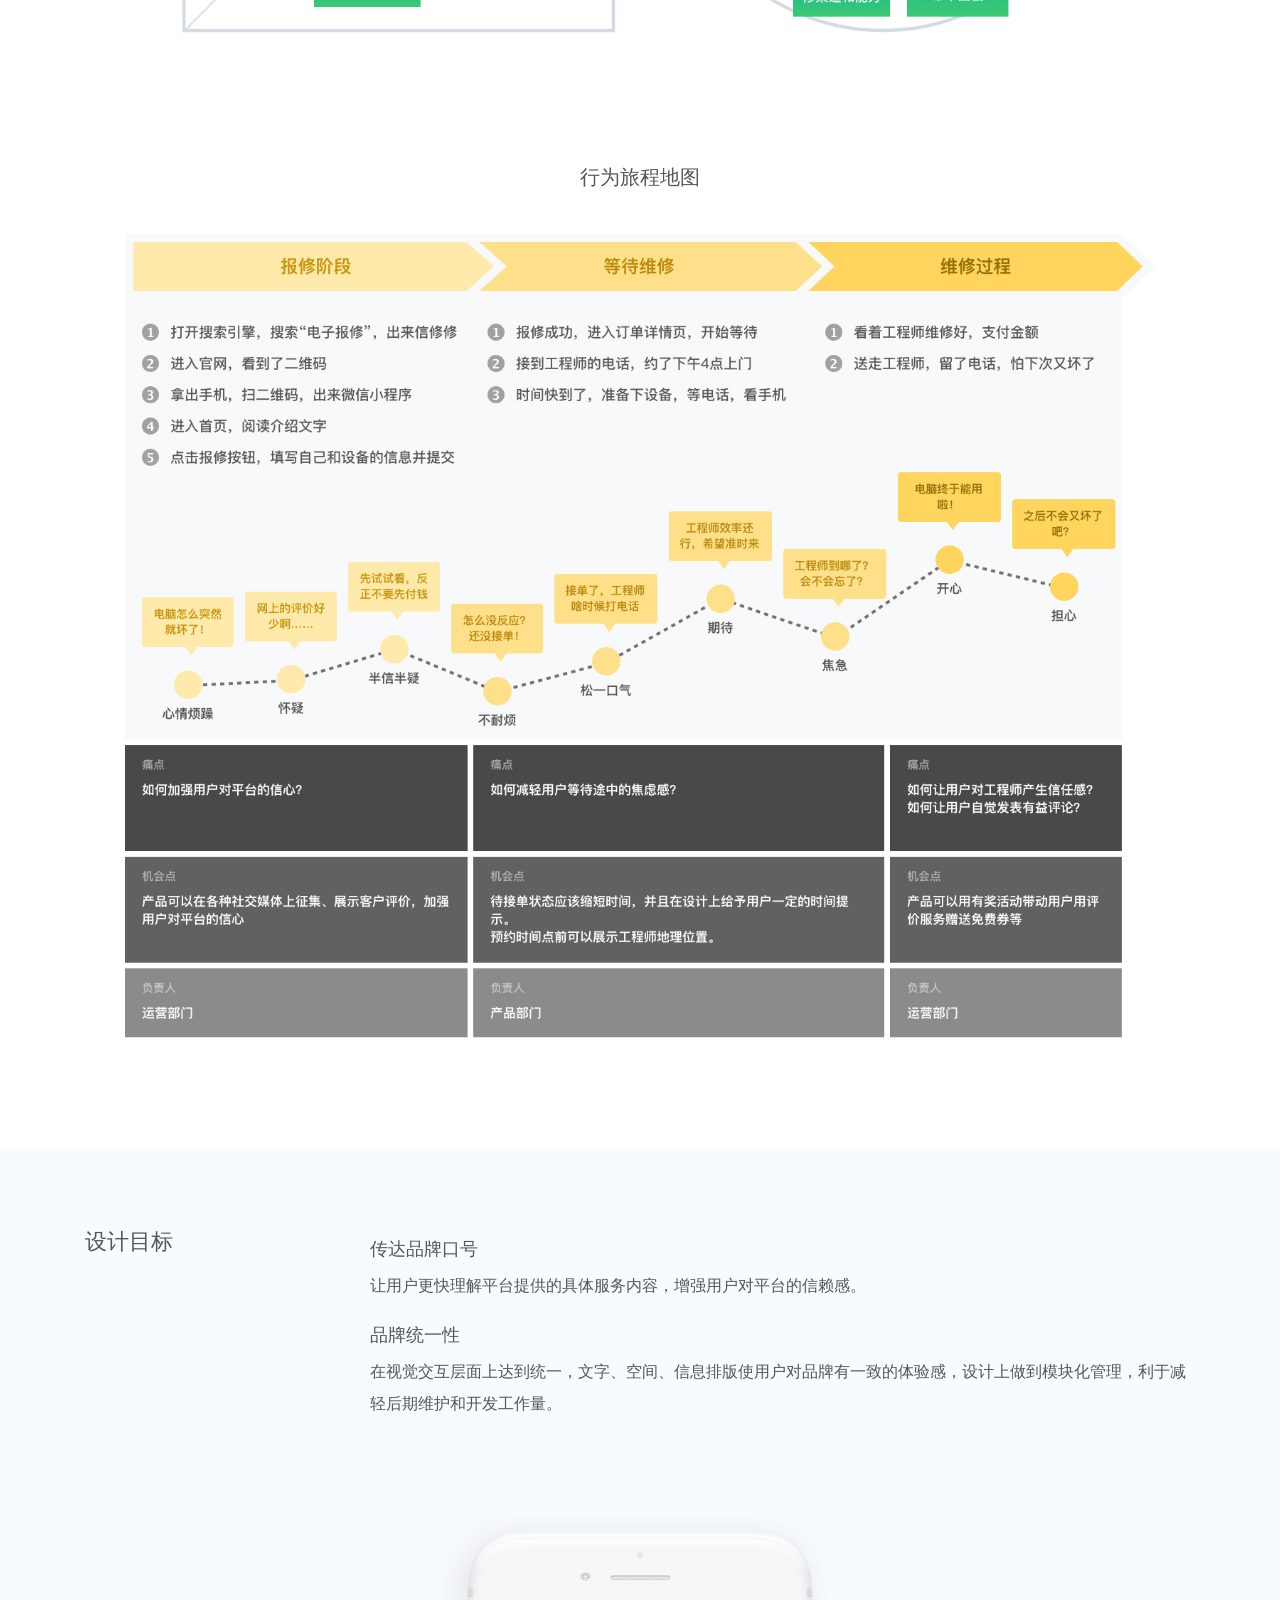
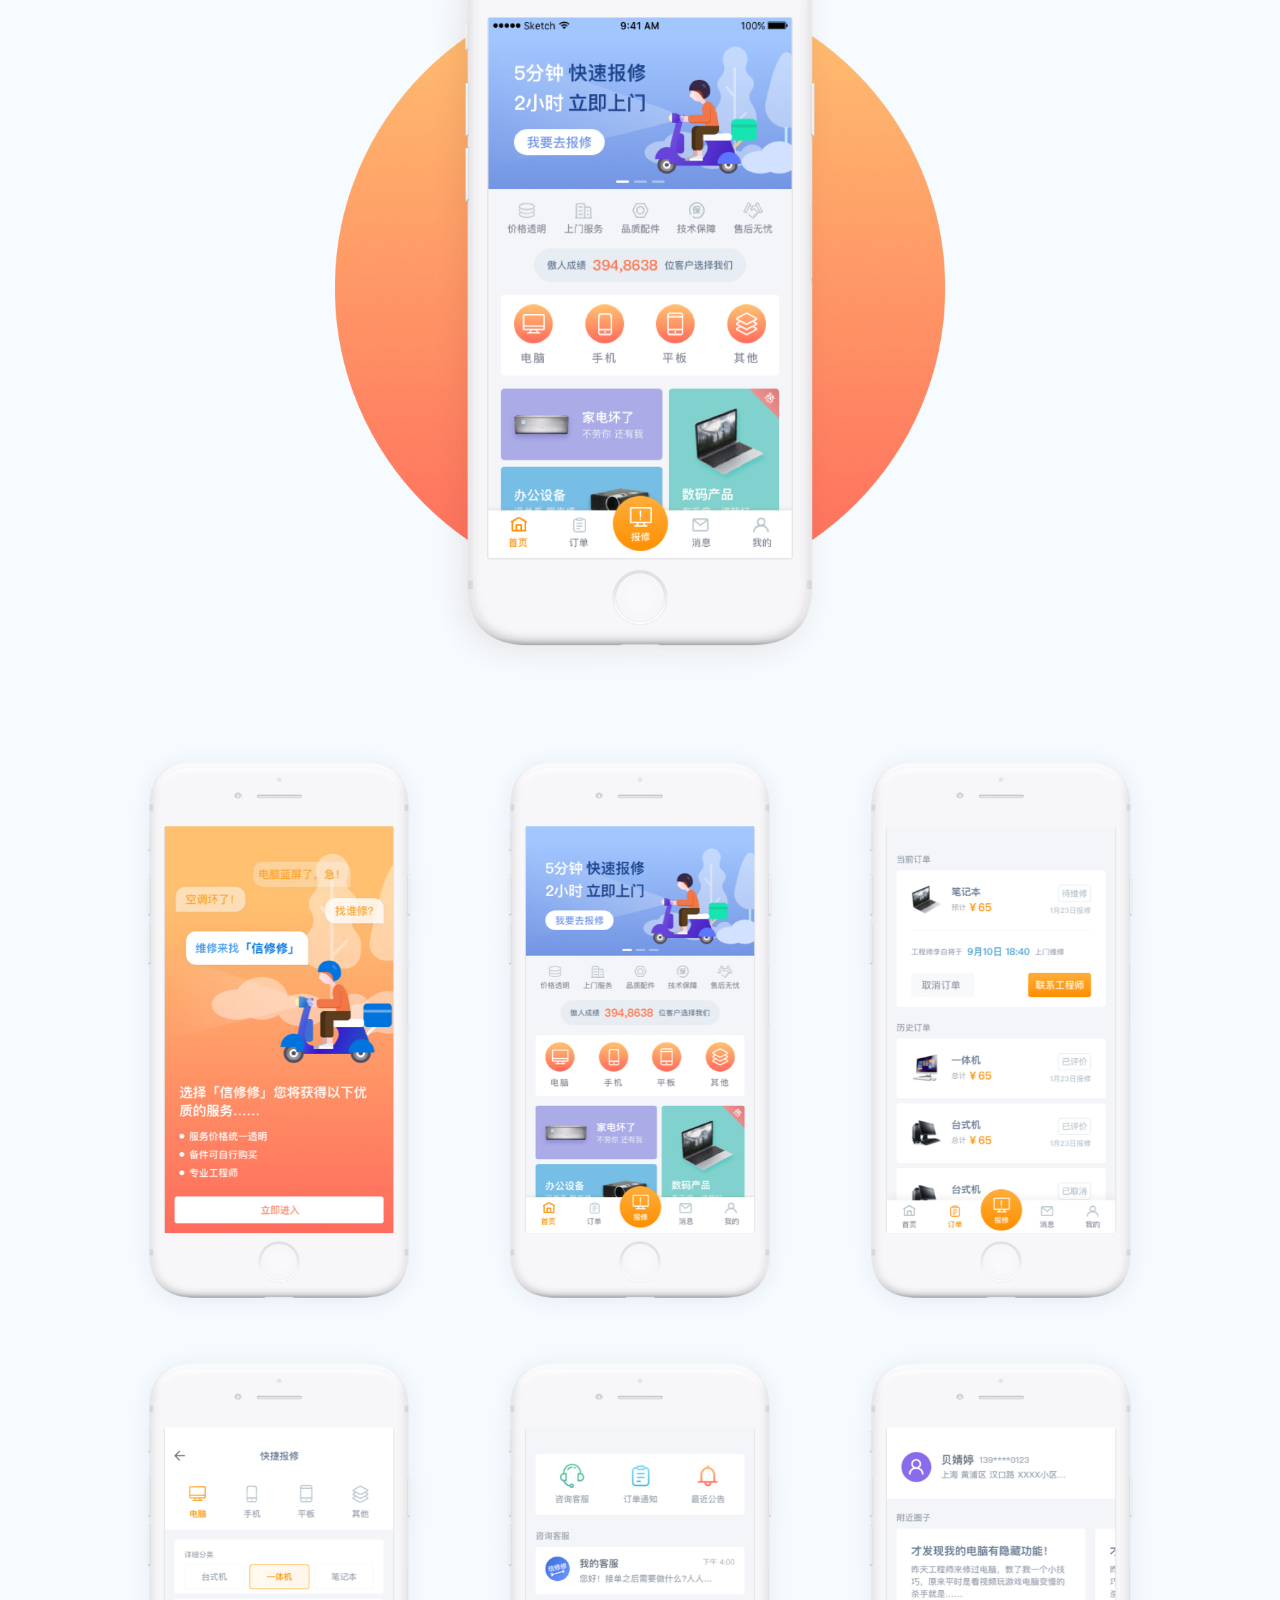
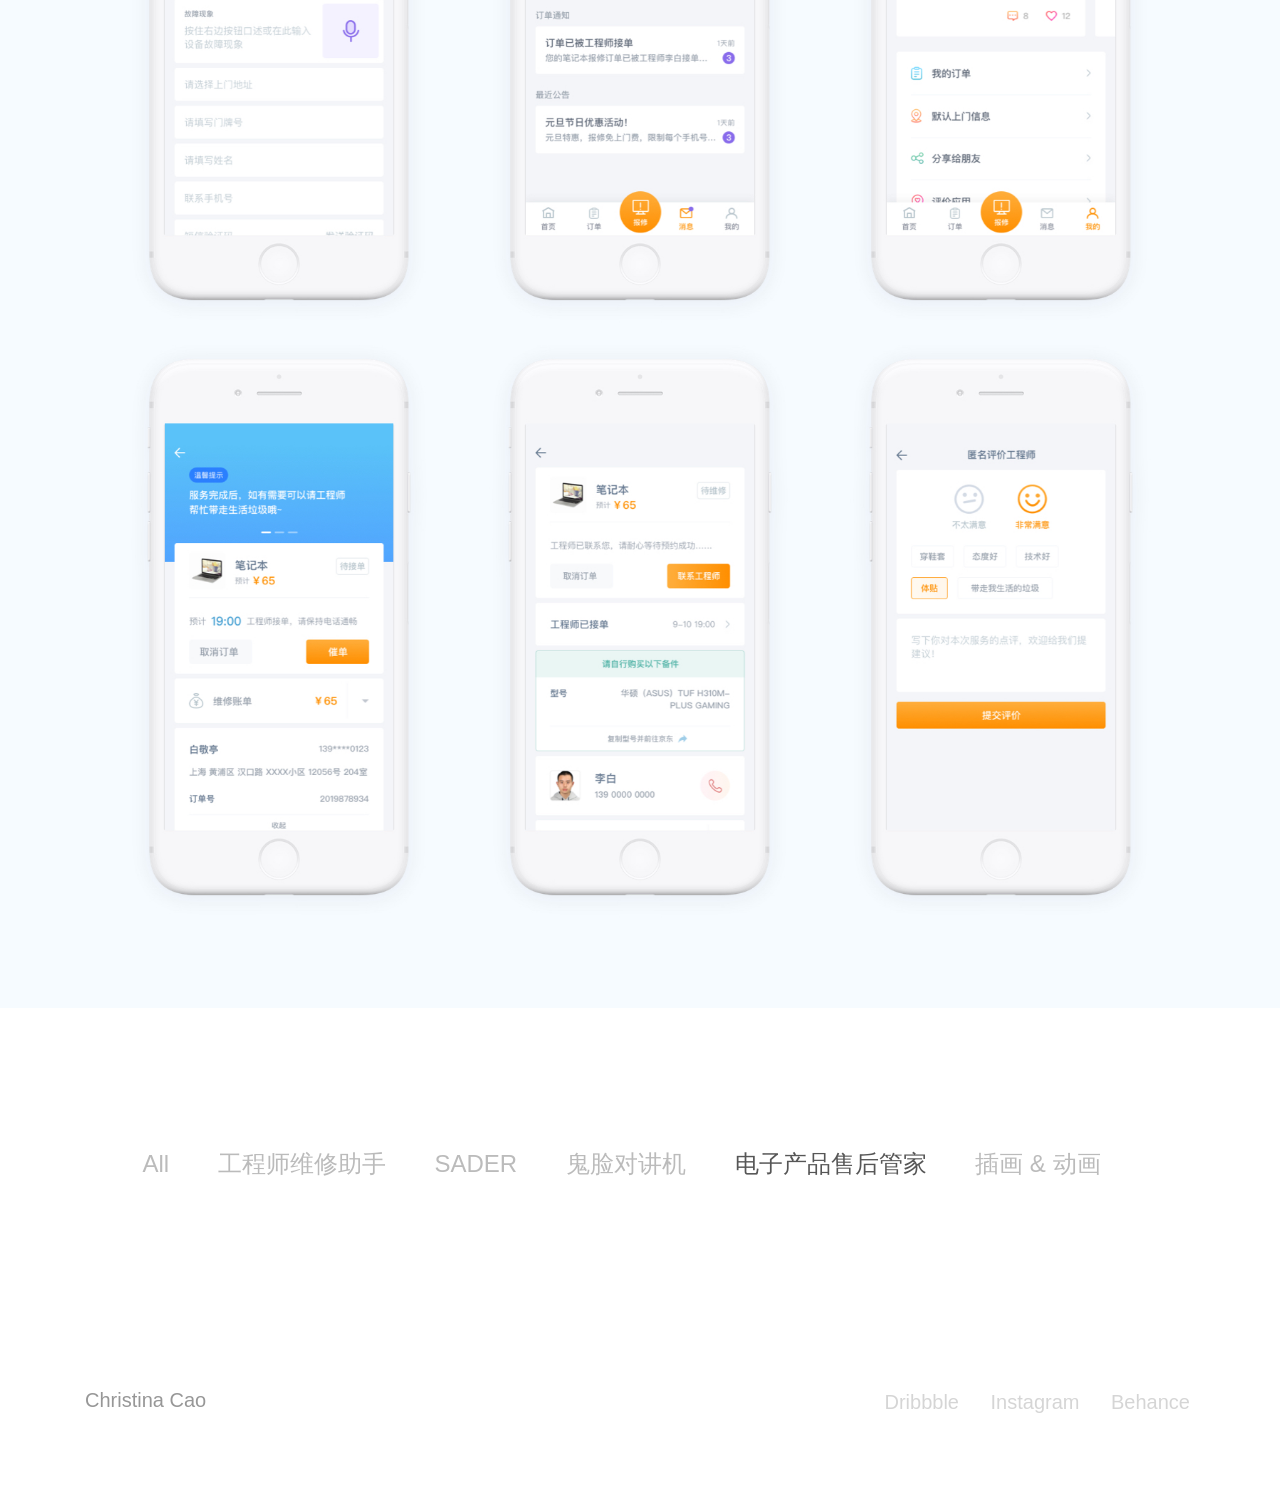
<file: fixx.html>
<html>
<head>
	<meta charset="utf-8"> 
	<meta name="viewport" content="width=device-width, initial-scale=1, shrink-to-fit=no">
	<link rel="stylesheet" href="css/bootstrap.min.css"> 
	<link rel="stylesheet" href="css/welcome.css"> 
	<link rel="stylesheet" type="text/css" href="css/detail.css">
	<link rel="stylesheet" href="css/iconfont.css">
	<link rel="stylesheet" href="https://cdnjs.cloudflare.com/ajax/libs/animate.css/3.7.0/animate.min.css">
  <script src="js/jquery.min.js"></script>
  <script src="js/bootstrap.min.js"></script>
  <title>电子产品售后管家 | Christina Cao</title>
</head>
<body>
<!-- top -->

<div class="top animated fadeOutUp delay-0.2s">
	<div class="container">
		<nav class="navbar navbar-default" role="navigation">
			<div class="container-fluid"> 
				<div class="navbar-header">
					<button type="button" class="navbar-toggle" data-toggle="collapse"
				data-target="#example-navbar-collapse">
						<span class="sr-only">切换导航</span>
						<span class="icon-bar"></span>
						<span class="icon-bar"></span>
						<span class="icon-bar"></span>
					</button>
					<div class="logo-sloga">
						<a class="navbar-brand" href="#">
			
						</a>
					</div>

				</div>
				
			</div>
		</nav>
	</div>
</div>
<!-- back -->
<div class="container animated fadeInUp delay-0.5s">
<a href="index.html" style="text-decoration: none;"><span class="iconfont icon_back icon-icon_back" style="color: #aaa;font-size: 32px"></span></a>
</div>
<!-- detail -->
<div class="pageheader animated fadeInUp">
	<div class="container">
		<h2>电子产品售后管家</h2>
		<p style="color: #aaa">一款面对个人及企业用户的一款家电维修应用。</p>
	</div>

</div>
<!-- 大图 -->
<div class="headerimg text-center animated fadeInUp delay-0.2s" style="background-color: #F6FBFF">
	<div class="container">
		<img src="img/fixxx.jpg" class="img-responsive">
	</div>
</div>

<!-- 内容 -->
<div class="WorkInfo animated fadeInUp delay-0.4s">
	<div class="container">
		<div class="rows col-md-4 col-sm-4 col-xs-12">
			<h6>项目用时</h6>
			<ul class="list-unstyled">
				<li>2018.3-2018.11<small>已上线未推广</small></li>
			</ul>
			<h6>所用工具</h6>
			<ul class="list-unstyled">
				<li>Sketch</li>
				<li>Affinity Designer</li>
				<li>Photoshop</li>
			</ul>
			
		</div>
		<div class="rows col-md-4 col-sm-4 col-xs-12">
			<h6>团队成员</h6>
			<li class="list-unstyled">1名产品经理，1名设计师，1名开发人员</li>
			<h6>团队角色</h6>
			<ul class="list-unstyled">
				<li>· 参与产品的竞品分析。</li>
				<li>· 独立设计产品的交互视觉。</li>
				<li>· 独立参与网页部分的前端开发。</li>
			</ul>
		</div>
		<div class="rows col-md-4 col-sm-4 col-xs-12">
			<h6>项目产出</h6>
			<ul class="list-unstyled">
				<li>· 可交互的产品原型</li>
				<li>· 产品交互文档</li>
				<li>· 设计应用图标</li>
				<li>· PC端网页开发</li>
			</ul>
		</div>
	</div>
</div>
<!-- 项目背景 -->
<div class="Say animated fadeInUp delay-0.3s" style="padding: 40px 0px">
	<div class="container">
	
		<div class="rows col-md-3 col-sm-3 col-xs-12">
			<h3 class="text-left">背景介绍</h3>
		</div>

		<div class="rows col-md-9 col-sm-9 col-xs-12">
			
			<p>这是我于2018年春天开始负责的项目，由于一些业务原因，产品的目标由“效率至上的2B产品”变为“需要品牌推广的2C产品”，所以项目需要<b>推掉重新做</b>，正好之前没有时间从头整理，现在可以一并推倒重来。</p>
			
		</div>
		<div class="rows col-md-12 col-sm-12 col-xs-12" style="margin-top: 40px">
			<img src="img/fix/designflow.jpg" class="img-responsive">
		</div>
	</div>
</div>
<!-- 旧版本 -->
<div class="Say animated fadeInUp delay-0.4s">
	<div class="container">
	
		<div class="rows col-md-3 col-sm-3 col-xs-12">
			<h3 class="text-left">项目挑战</h3>
		</div>

		<div class="rows col-md-9 col-sm-9 col-xs-12">
			<p>由于商业目标产生变化，原先产品的交互逻辑过于追求效率，而<b>忽略了用户拉新和留存问题</b>。</p>
			<h6>原先方案</h6>
			<p>基于设计目标，找到几款主打快速效率的工具应用做了<a href="img/fix/fixxxapps.jpg" target="blank">视觉交互分析</a>。将首页直接换成报修信息填写页，缩短用户操作步骤，使流程更为简洁。地图背景将上门维修的工程师和用户选择的维修地点紧密联系了起来，不仅体现在报修页面，也体现在报修成功后的订单页面。</p>
			<img src="img/fix/fixxxgif.gif" class="img-responsive">
		</div>
	</div>
</div>
<!-- 设计思路 -->
<!-- <div class="Say animated fadeInUp delay-0.6s">
	<div class="container">
	
		<div class="rows col-md-3 col-sm-3 col-xs-12">
			<h3 class="text-left">设计思路</h3>
		</div>

		<div class="rows col-md-9 col-sm-9 col-xs-12">
			<p>产品目前没有用户量，所以我先从竞品开始一步步分析，设计出最适合自己产品的方案，设计流程：</p>
			<b><ul class="list-unstyled">
				<li>1. 挖掘商业需求</li>
				<li>2. 定义用户模型</li>
				<li>3. 行为旅程地图</li>
				<li>4. 设计方案展示</li>
			</ul></b>
		</div>
	</div>
</div> -->
<!-- 商业 -->
<div class="Say animated fadeInUp delay-0.6s">
	<div class="container">
	
		<div class="rows col-md-3 col-sm-3 col-xs-12">
			<h3 class="text-left">挖掘需求</h3>
		</div>

		<div class="rows col-md-9 col-sm-9 col-xs-12">
			<p>为了确定这次改版的商业目标与公司期望的一致，我们团队内进行小规模的工作坊，收集老板和领导的建议并结合网络研究报告整理出适合公司的商业路线。</p>
			<p>然后结合我们目前已有的业务，我们进行了关于售后服务行业消费者的调研，查阅现有维修服务的客户。</p>
			<div class="row col-md-5 col-sm-5 col-xs-12">
			<h6>PEST模型</h6>
			<p>
				<b>P：</b>国家提倡可持续发展政策培养消费者的反省意识。</p>
				<p><b>E：</b>随着国家经济和技术的发展，数码产品层出不穷，大众对数码方面的消费额越发增长。</p>
				<p><b>S：</b>现在社会追求更加快捷高效的方式，倾向于移动端解决问题，所以各类上门服务应接不暇。</p>
				<p><b>T：</b>随着智能家电的普及，越来越多的电子产品的维修门槛会变高，寻找专业的工程师维修将会是唯一方式。</p>
			</p>
			</div>
			<div class="rows col-md-7 col-sm-7 col-xs-12">

			<!-- <h6>商业目标</h6>
			<p>提高数码产品售后行业服务质量和体验。</p>
			<h6>用户需求</h6>
			<p>一步到位的维修服务，透明的价格，与原厂相同的备件质量。</p>
			<h6>目标用户</h6>
			<p>热于移动生活，追求更快捷、方便的维修体验的人群。</p>
			<h6>商业模式</h6>
			<p>线上线下相结合的形式，一键报修，快速上门，原厂备件替换，线上服务单追踪。</p>
			<h6>产品目标</h6>
			<p>面对个人及企业用户的一款数码产品维修产品，能让用户能在生活和工作中都能用产品快速报修。</p> -->
			
				<span><img src="img/fix/swot.jpg" class="img-responsive" ></span>
			
			</div>
			<!-- <img src="img/user_value_map.jpg" class="img-responsive"> -->
		</div>
		<!-- <div class="text-center" style="padding: 40px">
			<img src="img/user_value_map.jpg" class="img-responsive">
		</div> -->
	</div>
</div>

<!-- 用户 -->
<div class="Say animated fadeInUp delay-0.9s">
	<div class="container">
	
		<div class="rows col-md-3 col-sm-3 col-xs-12">
			<h3 class="text-left">用户需求</h3>
		</div>

		<div class="rows col-md-9 col-sm-9 col-xs-12">
			<h5>定义目标用户</h5>
			<p>产品的用户群虽然看上去有很多种，但是产品的目标用户是所有需要报修电子产品并且需要上门服务的人群。</p>
			<h5 style="margin-top: 24px">理解用户</h5>
			<p>为了团队内对目标用户的理解更深刻，我用以下工具制定了用户模型。</p>
		</div>
	</div>
</div>

<!-- 用户价值 -->
<div class="Say2 animated fadeInUp delay-0.8s" style="padding: 40px 0;margin-bottom: 40px">
	<div class="container">
		<div class="rows col-md-12 col-sm-12 col-xs-12" style="line-height: 32px;margin-bottom: 40px">
			<h4 class="text-center" style="line-height: 32px;margin-bottom: 48px">用户价值地图</h4>
			<img src="img/fix/user_value_map.jpg" class="img-responsive">
			
		</div>
		
		<div class="rows col-md-12 col-sm-12 col-xs-12" style="margin-bottom: 24px">
			
			<h4 class="text-center" style="line-height: 32px;margin-top: 80px">价值主张画布</h4>
		</div>
			<img src="img/fix/value_proposition.jpg" class="img-responsive">
		
		<div class="rows col-md-12 col-sm-12 col-xs-12">
			
			<h4 class="text-center" style="line-height: 32px;margin: 48px 0px 24px">行为旅程地图</h4>
			<img src="img/fix_userjourneymap.jpg" class="img-responsive">
		</div>
			
		</div>
	</div>
	
</div>


<!-- 界面 -->
<div class="Say animated fadeInUp delay-0.6s" style="background-color: #F6FBFF;padding: 80px 0px">
	<div class="container">
	
		<div class="rows col-md-3 col-sm-3 col-xs-12">
			<h3 class="text-left">设计目标</h3>
		</div>

		<div class="rows col-md-9 col-sm-9 col-xs-12">
			<p>
				<h5>传达品牌口号</h5>
				让用户更快理解平台提供的具体服务内容，增强用户对平台的信赖感。
				<h5 style="margin-top: 24px">品牌统一性</h5>
				在视觉交互层面上达到统一，文字、空间、信息排版使用户对品牌有一致的体验感，设计上做到模块化管理，利于减轻后期维护和开发工作量。
			</p>
			
		</div>
		<div class="rows col-xs-12 col-sm-12 col-md-12 col-lg-12" style="margin-top: 40px">
			<!-- <small>欢迎页</small> -->
			<img src="img/fix/UI1.jpg" class="img-responsive">
		</div>
		<div class="rows col-xs-12 col-sm-12 col-md-12 col-lg-12" style="margin-top: 20px">
			<img src="img/fix/UI2.jpg" class="img-responsive">
			<img src="img/fix/UI3.jpg" class="img-responsive">
			<img src="img/fix/UI4.jpg" class="img-responsive">
		</div>
		
	</div>
</div>
<!-- 作品列表 -->

<div class="workfooter">
<div class="container">
	<div class="rows col-md-12 col-sm-12 col-xs-12 text-center">
		<ul class="list-inline">
				<li>
					<a href="index.html">All</a>
				</li>
				<li>
					<a href="enjoyfix.html">工程师维修助手</a>
				</li>
				<li>
					<a href="sader.html">SADER</a>
				</li>
				<li>
					<a href="ghostface.html">鬼脸对讲机</a>
				</li>
				<li>
					<a href="#" class="active">电子产品售后管家</a>
				</li>
				
				<!-- <li>
					<a href="https://dribbble.com/chomoon" target="blank">OnTheRoad App</a>
				</li> -->
				<li>
					<a href="illustration.html">插画 & 动画</a>
				</li>
		</ul>
	</div>
</div>
</div>

<!-- footer -->


<div class="footer">
	<div class="container">
		<div class="rows col-md-8 col-sm-6 col-xs-12">Christina Cao</div>
		<div class="rows col-md-4 col-sm-6 col-xs-12 text-right">
			<ul class="list-inline">
				
				<li>
					<a style="color: #979797" href="https://dribbble.com/chomoon" target="blank">Dribbble</a>
				</li>
				<li>
					<a style="color: #979797" href="https://www.instagram.com/chomoon_93" target="blank">Instagram</a>
				</li>
				
				<li>
					<a style="color: #979797" href="https://www.behance.net/cherrycaow6e69" target="blank">Behance</a>
				</li>

			</ul></div>
	</div>
</div>


</body>
</html>
</file>
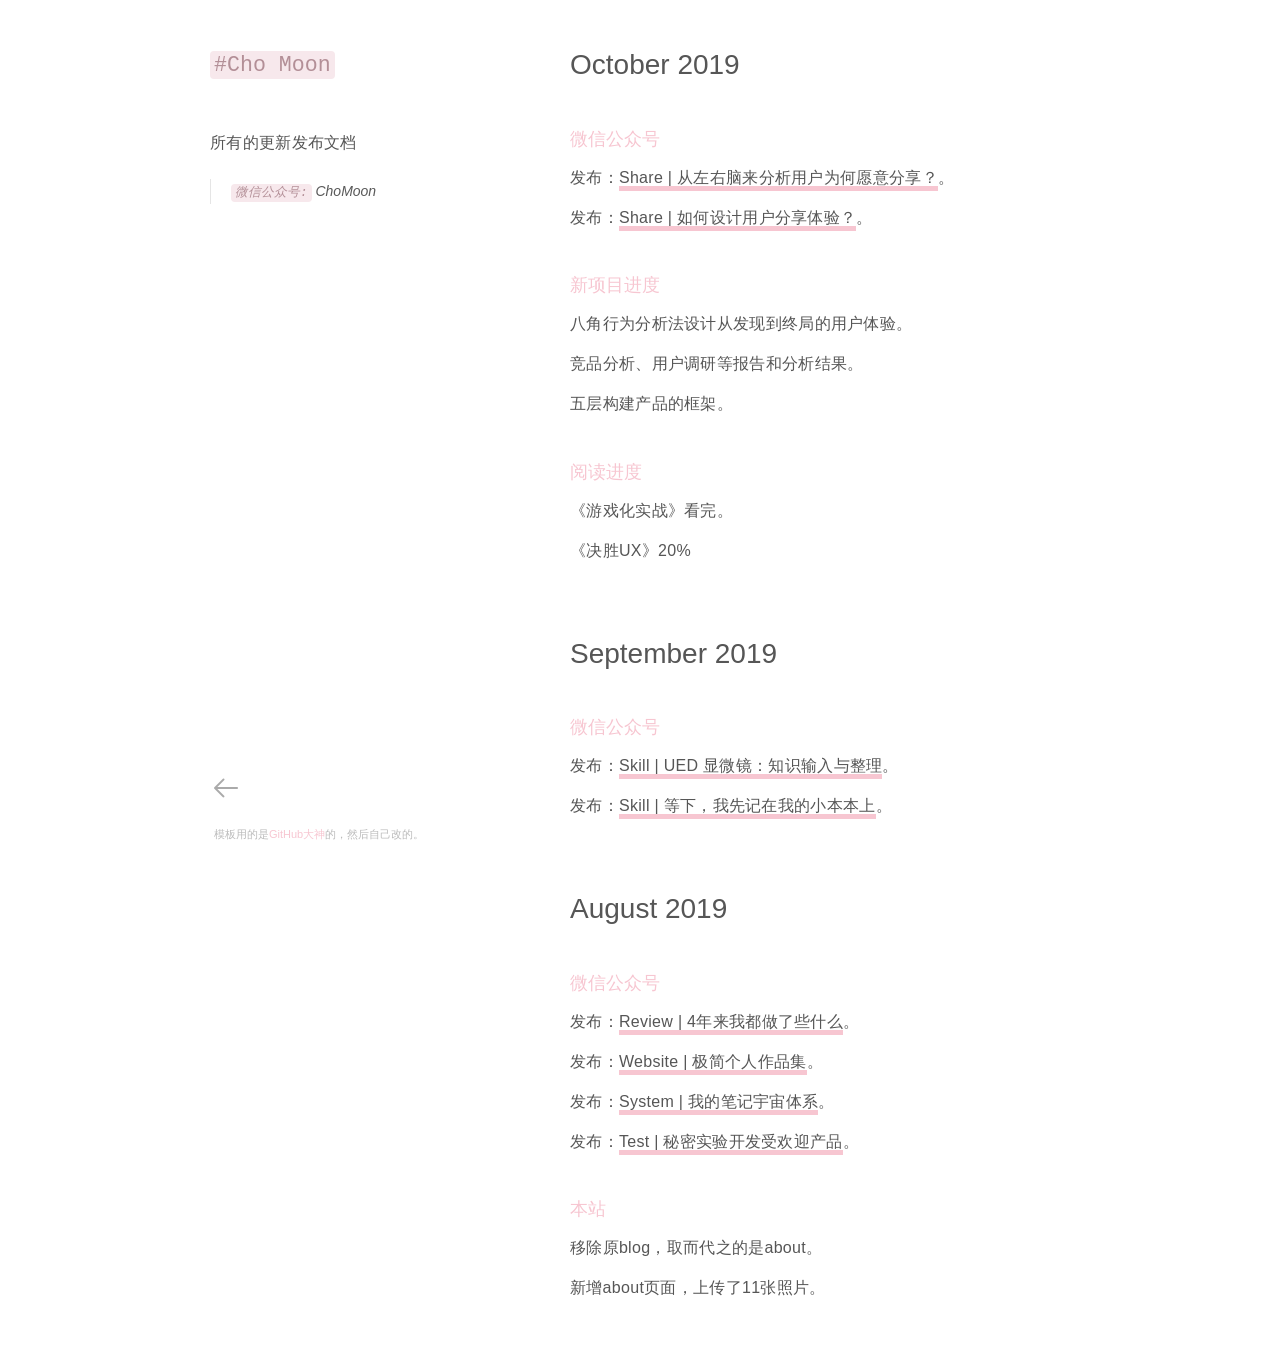
<file: news.html>
<!doctype html>
<html>
  <head>
    <meta charset="utf-8">
    <meta http-equiv="X-UA-Compatible" content="chrome=1">
    <title>News | ChoMoon</title>
    <link rel="stylesheet" href="css/iconfont.css">
  <link rel="stylesheet" href="css/bootstrap.min.css"> 
  <!-- <link rel="stylesheet" href="css/welcome.css">  -->
  <link rel="stylesheet" type="text/css" href="css/welcome.css">
  <!-- <link rel="stylesheet" type="text/css" href="css/animate.css"> -->
  <script src="js/jquery.min.js"></script>
  <script src="js/bootstrap.min.js"></script>
  <link rel="stylesheet" href="https://cdnjs.cloudflare.com/ajax/libs/animate.css/3.7.0/animate.min.css">    
  <link rel="stylesheet" href="stylesheets/styles.css">
    <link rel="stylesheet" href="stylesheets/pygment_trac.css">
    <meta name="viewport" content="width=device-width">
    <!--[if lt IE 9]>
    <script src="//html5shiv.googlecode.com/svn/trunk/html5.js"></script>
    <![endif]-->
  </head>
  <body>

    <div class="wrapper">
      <header>
        <a href="index.html" class="active"><h1 style="font-size: 24px;font-weight: 500;"><code>#Cho Moon</code></h1></a><br>
        <p>所有的更新发布文档</p>
        <blockquote><code>微信公众号:</code> ChoMoon<br></blockquote>
        
        <!-- <code>...</code> -->

        <p class="view">
          <!-- <small>原先网站没付钱所以断了更新，以后在这里重新崛起！</small> -->
        </p>
      </header>
      <footer>
        <a href="index.html">
          <span class="iconfont icon_back icon-icon_back" style="color: #aaa;font-size: 32px"></span>
        </a><br>
        <small>模板用的是<a href="http://orderedlist.github.com/minimal/">GitHub大神</a>的，然后自己改的。</small>
      </footer>
      <section>
        <!-- 2019.10 -->
        <h1>October 2019</h1><br>
        <h5>微信公众号</h5>
        <p>发布：<a href="https://mp.weixin.qq.com/s?__biz=MzA5OTg1OTg1NA==&mid=2653105483&idx=1&sn=72df14ff8348fa1bacb000cdf1bd92b6&chksm=8b2c61aabc5be8bcbcd15a44401a256ffe2b17160f1ed306d483b36665d5fa13f8305f7b873e&token=1029925481&lang=zh_CN#rd" target="blank">Share | 从左右脑来分析用户为何愿意分享？</a>。</p>
        <p>发布：<a href="https://mp.weixin.qq.com/s?__biz=MzA5OTg1OTg1NA==&mid=2653105494&idx=1&sn=a1d78fa7ba736b2decc612e7292f61ba&chksm=8b2c61b7bc5be8a18f03ad7f2f6a0a60b0ac7a114a57dd5fa6b55d2bda36573a44340364acaf&token=1029925481&lang=zh_CN#rd" target="blank">Share | 如何设计用户分享体验？</a>。</p>
        <br><h5>新项目进度</h5>
        <p>八角行为分析法设计从发现到终局的用户体验。</p>
        <p>竞品分析、用户调研等报告和分析结果。</p>
        <p>五层构建产品的框架。</p>
        <br><h5>阅读进度</h5>
        <p>《游戏化实战》看完。</p>
        <p>《决胜UX》20%</p>
        <!-- 2019.9 -->
        <br>
        <br>
        <h1>September 2019</h1><br>
        <h5>微信公众号</h5>
        <p>发布：<a href="https://mp.weixin.qq.com/s?__biz=MzA5OTg1OTg1NA==&mid=2653105459&idx=1&sn=195a40bc7675b55c8f72603128c81e4d&chksm=8b2c61d2bc5be8c495da755482e97d19de41b07472796ac3aab4afe2376c057a2312d3405e50&token=1029925481&lang=zh_CN#rd" target="blank">Skill | UED 显微镜：知识输入与整理</a>。</p>
        <p>发布：<a href="https://mp.weixin.qq.com/s?__biz=MzA5OTg1OTg1NA==&mid=2653105469&idx=1&sn=a848084494f924855e10faa8a27e8a0c&chksm=8b2c61dcbc5be8cafc42389c02e3cc3494d2d710efff67ddc17f83b3020a692910921e83d849&token=1029925481&lang=zh_CN#rd" target="blank">Skill | 等下，我先记在我的小本本上</a>。</p>
        <!-- 2019.8.10 -->
        <br>
        <br>
        <h1>August 2019</h1><br>
        <h5>微信公众号</h5>
        <p>发布：<a href="http://mp.weixin.qq.com/s?__biz=MzA5OTg1OTg1NA==&mid=2653105425&idx=1&sn=178b32483766dbf16b47900d43da3918&chksm=8b2c61f0bc5be8e63d5e9cd67a2b120327c201688afb16cc34273027d98dfa03843820a7f560&token=967321748&lang=zh_CN#rd" target="blank">Review | 4年来我都做了些什么</a>。</p>
        <p>发布：<a href="https://mp.weixin.qq.com/s?__biz=MzA5OTg1OTg1NA==&mid=2653105397&idx=1&sn=7509e60df0a51d8ead689783c9b2b78f&chksm=8b2c6014bc5be902150a85e49a68de39668581ba688ab962eadfac91fd7f14e2909c7c15a0fe&token=967321748&lang=zh_CN#rd" target="blank">Website | 极简个人作品集</a>。</p>
        <p>发布：<a href="http://mp.weixin.qq.com/s?__biz=MzA5OTg1OTg1NA==&mid=2653105424&idx=1&sn=0383ca7a3f9b27ba3f20cb67e2d552b1&chksm=8b2c61f1bc5be8e7bb462135ff54569c1906a666064a82a5dc073d75bcddb3a6d2fce3254967&token=967321748&lang=zh_CN#rd" target="blank">System | 我的笔记宇宙体系</a>。</p>
        <p>发布：<a href="https://mp.weixin.qq.com/s?__biz=MzA5OTg1OTg1NA==&mid=2653105431&idx=1&sn=786fdc1c936e0d2c9937772711fa6c07&chksm=8b2c61f6bc5be8e09c47a72e694797acbdb82ec02468cee5477feb8dab5e9383e227bd0aff0b&token=1029925481&lang=zh_CN#rd" target="blank">Test | 秘密实验开发受欢迎产品</a>。</p>
        <br><h5>本站</h5>
        <p>移除原blog，取而代之的是about。</p>
        <p>新增about页面，上传了11张照片。</p>
          
        <!-- <p><time>2019.8.10</time></p><br><br> -->

      </section>

    </div>
    <script src="javascripts/scale.fix.js"></script>
  </body>
</html>
</file>
<file: css/blog.css>
/**
 * Reset some basic elements
 */
 body, h1, h2, h3, h4, h5, h6,
 p, pre, hr,
 dl, dd, ol, ul, figure {
   padding: 0; 
 }
 
 h3,h4,h5,h6{
   color: #CD7686;
 }
 
 /**
  * Basic styling
  */
 body {
   font: 17px/1.5 -apple-system, BlinkMacSystemFont, "Segoe UI", Roboto, Helvetica, Arial, sans-serif, "Apple Color Emoji", "Segoe UI Emoji", "Segoe UI Symbol";
   color: #565656;
   background-color: #FFF;
   letter-spacing: 1px;
   -webkit-text-size-adjust: 100%;
   -webkit-font-feature-settings: "kern" 1;
   -moz-font-feature-settings: "kern" 1;
   -o-font-feature-settings: "kern" 1;
   font-feature-settings: "kern" 1;
   font-kerning: normal;
   display: flex;
   min-height: 100vh;
   flex-direction: column; 
 }
 
 /**
  * Set `margin-bottom` to maintain vertical rhythm
  */
 h6,pre,
 ul, ol, dl, figure,
 .highlight {
   margin-bottom: 16px; 
 }
 
 p{
   padding: 12px 0px 12px;
   font-size: 18px;
   line-height: 1.9;
   margin: 0px;
 }
 
 /**
  * Headings
  */
 
  h1, h2{
   font-size: 2rem;
   color: #222222;
   padding: 0px;
   margin: 0px;
   font-weight: 500;
  }
 
 h1{
   line-height:1.2;
 }
 
 h2{
   line-height:1.4;
 }
 
 h3{
   font-weight: 200;
   margin-bottom: 8px;
   margin-top: 80px;
   font-size: 4rem;
   line-height:1;
   color: #ECCAD0;
   font-family:-apple-system, BlinkMacSystemFont, 'Segoe UI', Roboto, Oxygen, Ubuntu, Cantarell, 'Open Sans', 'Helvetica Neue', sans-serif;
 }
 
 h4{
   font-weight: 500;
   line-height:1;
   font-size: 40px;
   margin-top: 0px;
   margin-bottom: 36px;
 }
 
 h5{
   font-size: 18px;
   font-weight: 500;
   text-align: center;
   margin-top: 64px;
   margin-bottom: 24px;
 }
 
 h6{
   font-size: 1rem;
   font-size: 500;
 }
 
 strong,  b{
   /* color:#222222; */
   font-weight:500;
 }
 
 em, i{
   /* color:#faa; */
   background-color: rgb(255, 232, 232);
   font-style: normal;
   padding: 0px 4px;
 }
 
 /* 可根据markdown的实现自己的**个性化**标记 */
 
 @strong-char : "**";  /* 可以将着重符号替换为自己的个性化符号 */
 strong:before, strong:after {
     content: @strong-char;
     display: inline;
 }
 
 @em-char : "*";   
 em:before, em:after {
     content: @em-char;
     display: inline;
 }
 
 /**
  * `main` element
  */
 main {
   display: block;
   /* Default value of `display` of `main` element is 'inline' in IE 11. */ }
 
 /**
  * Images
  */
 img {
   max-width: 100%;
   vertical-align: middle; 
   margin-top: 14px;
   margin-bottom: 8px;
   border-radius: 20px;
 }
 
 /**
  * Figures
  */
 figure > img {
   display: block; }
 
 figcaption {
   font-size: 14px; }
 
 /**
  * Lists
  */
 ul, ol {
   margin-left: 32px;
   list-style-type: circle; 
   line-height: 2.4;
   font-weight: 400;
   color: #565656;
 }
 
 li > ul,
 li > ol {
   margin-bottom: 0; 
   line-height: 2;
 }
 
 
 
 /**
  * Links
  */
 a {
   color: #222222;
   text-decoration: none; 
 }
   a:visited {
     color: #222222; 
   }
   a:hover {
     color: #565656;
     /*text-decoration: 1px solid #565656; */
     /*border-bottom: 1px solid #F7C6D1; */
   }
 
   .social-media-list a:hover {
     text-decoration: none; }
     .social-media-list a:hover .username {
       text-decoration: none; }
 /**
  * Blockquotes
  */
 
 blockquote {
   /*border-left:1px solid #e5e5e5;*/
   margin:0;
   padding:0 0 0 32px;
   font-style:italic;
 }
 
 blockquote p{
   font-size: 16px;
   color: rgb(201, 175, 175);
   line-height: 1.5;
 }
 
 /**
  * Code formatting
  */
 pre,
 code {
   font-size: 15px;
   /* border: 1px solid #e8e8e8; */
   border-radius: 4px;
   background-color: #e8e8e8; }
 
 code {
   padding: 1px 6px; 
   margin: 0px 4px;
 }
 
 pre {
   padding: 8px 12px;
   overflow-x: auto; }
 pre > code {
     border: 0;
     padding-right: 0;
     padding-left: 0; 
 }
 
 .blogheader{
   position: fixed;
   margin-top: 0px;
   width: 100%;
   align-content: left;
   margin:0 auto;
   background-color: #ffffff6a;
 }
 
 /**
  * Wrapper
  */
 .wrapper {
   max-width: -webkit-calc(800px - (30px * 2));
   max-width: calc(800px - (30px * 2));
   margin-right: auto;
   margin-left: auto;
   padding-right: 30px;
   padding-left: 30px; 
 }
 
   @media screen and (max-width: 800px) {
     .wrapper {
       max-width: -webkit-calc(800px - (30px));
       max-width: calc(800px - (30px));
       padding-right: 15px;
       padding-left: 15px; } }
 
 /**
  * Clearfix
  */
 .wrapper:after, .footer-col-wrapper:after {
   content: "";
   display: table;
   clear: both; }
 
 /**
  * Icons
  */
 .svg-icon {
   width: 16px;
   height: 16px;
   display: inline-block;
   fill: #828282;
   padding-right: 5px;
   vertical-align: text-top; }
 
 .social-media-list li + li {
   padding-top: 5px; }
 
 /**
  * Tables
  */
 table {
   margin-bottom: 30px;
   width: 100%;
   text-align: left;
   color: #3f3f3f;
   border-collapse: collapse;
   border: 1px solid #e8e8e8; }
   table tr:nth-child(even) {
     background-color: #f7f7f7; }
   table th, table td {
     padding: 10px 15px; }
   table th {
     background-color: #f0f0f0;
     border: 1px solid #dedede;
     border-bottom-color: #c9c9c9; }
   table td {
     border: 1px solid #e8e8e8; }
 
 /**
  * Site header
  */
 
 .site-header {
   min-height: 55.95px;
   width: 100%;
   position: relative; 
   margin:0 auto;
   align-content: center;
 }
 
 .site-title {
   /* font-size: 26px;
   font-weight: 300;
   line-height: 54px;
   letter-spacing: -1px;
   margin-bottom: 0;
   float: center;  */
   margin:0 auto;
   width: 100%;
   /* align-content: center; */
 }
 
   .site-title, .site-title:visited {
     color: #424242; }
 
 .site-title img{
   border-radius: 200px;
 }
 
 /* .site-title img:hover{
   box-shadow: 3px 3px 0px #FFF5F8;
 } */
 
 .site-nav {
   float: left;
   /* line-height: 54px;  */
 }
   .site-nav .nav-trigger {
     display: none; }
   .site-nav .menu-icon {
     display: none; }
   .site-nav .page-link {
     color: #111;
     line-height: 1.5; }
     .site-nav .page-link:not(:last-child) {
       margin-left: 20px; }
   @media screen and (max-width: 600px) {
     .site-nav {
       position: absolute;
       top: 0px;
       left: 0px;
       background-color: #fdfdfd;
       border: 1px solid #e8e8e8;
       border-radius: 5px;
       text-align: right; }
       .site-nav label[for="nav-trigger"] {
         display: block;
         float: left;
         width: 36px;
         height: 36px;
         z-index: 2;
         cursor: pointer; }
       .site-nav .menu-icon {
         display: block;
         float: right;
         width: 36px;
         height: 26px;
         line-height: 0;
         padding-top: 10px;
         text-align: center; }
         .site-nav .menu-icon > svg {
           fill: #424242; }
       .site-nav input ~ .trigger {
         clear: both;
         display: none; }
       .site-nav input:checked ~ .trigger {
         display: block;
         padding-bottom: 5px; }
       .site-nav .page-link {
         display: block;
         padding: 5px 10px;
         margin-left: 20px; }
         .site-nav .page-link:not(:last-child) {
           margin-right: 0; } }
 
 /**
  * Site footer
  */
 .site-footer {
   border-top: 1px solid #e8e8e8;
   padding: 30px 0; }
 
 .footer-heading {
   font-size: 18px;
   margin-bottom: 15px; }
 
 .contact-list,
 .social-media-list {
   list-style: none;
   margin-left: 0; }
 
 .footer-col-wrapper {
   font-size: 15px;
   color: #828282;
   margin-left: -15px; }
 
 .footer-col {
   float: left;
   margin-bottom: 15px;
   padding-left: 15px; }
 
 .footer-col-1 {
   width: -webkit-calc(35% - (30px / 2));
   width: calc(35% - (30px / 2)); }
 
 .footer-col-2 {
   width: -webkit-calc(20% - (30px / 2));
   width: calc(20% - (30px / 2)); }
 
 .footer-col-3 {
   width: -webkit-calc(45% - (30px / 2));
   width: calc(45% - (30px / 2)); }
 
 @media screen and (max-width: 800px) {
   .footer-col-1,
   .footer-col-2 {
     width: -webkit-calc(50% - (30px / 2));
     width: calc(50% - (30px / 2)); }
 
   .footer-col-3 {
     width: -webkit-calc(100% - (30px / 2));
     width: calc(100% - (30px / 2)); } }
 @media screen and (max-width: 600px) {
   .footer-col {
     float: none;
     width: -webkit-calc(100% - (30px / 2));
     width: calc(100% - (30px / 2)); } }
 /**
  * Page content
  */
 .page-content {
   padding-top: 16px;
   flex: 1; }
 
 .page-heading {
   font-size: 32px; }
 
 .post-list-heading {
   font-size: 28px; }
 
 .post-list {
   margin-left: 0;
   list-style: none; 
 }
 .post-list > li {
     margin-bottom: 80px; 
   }
 
 /* 文章中的超链接 */ 
 .post-list p > a{
   color:#a91b4d;
 }
 
 .post-list p > a:hover{
   color: #a91b4db6;
 }
 
 .post-content p > a{
   color: #a91b4d;
 }
 
 .post-content p > a:hover{
   color: #a91b4db6;
   border-bottom: #a91b4d 1px;
 }
 
 }
 .post-meta {
   font-size: 16px;
   padding: 0px 8px;
 }
 
 .post-meta img{
   border-radius: 200px;
   margin-right: 24px;
 }
 
 .post-link {
   display: block;
   /* color: #565656; */
   margin: 0px;
 }
 
 span{
   /* color:#a8a4a4; */
   color: #B38F97;
   font-weight: 500;
 }
 
 .readmore{
   border-radius: 30px;
   background-color: #fff5f8a4;
   margin-top: 16px;
   position: relative; 
   color: #b38f977f;
   font-weight: 500;
   padding: 8px 0px;
 }
 
 .readmore:hover{
   /*box-shadow: 0px 0px 4px #222;*/
   opacity: 0.7;
 }
 
 /**
  * Posts
  */
 .post-header {
   /*margin-bottom: 30px; */
 }
 
 .post-title {
   font-size: 2.8rem;
   font-weight: 450;
   margin: 10px 0;
 /*  letter-spacing: -1px;
   line-height: 1; */
 }
 
   @media screen and (max-width: 800px) {
     .post-title {
       font-size: 36px; } }
 
 /* .post-content {
   margin-bottom: 30px; }
   .post-content h2 {
     font-size: 32px; }
     @media screen and (max-width: 800px) {
       .post-content h2 {
         font-size: 28px; } }
   .post-content h3 {
     font-size: 26px; }
     @media screen and (max-width: 800px) {
       .post-content h3 {
         font-size: 22px; } }
   .post-content h4 {
     font-size: 20px; }
     @media screen and (max-width: 800px) {
       .post-content h4 {
         font-size: 18px; } } */
 
 /**
  * Syntax highlighting styles
  */
 .highlight {
   background: #fff; }
   .highlighter-rouge .highlight {
     background: #eef; }
   .highlight .c {
     color: #998;
     font-style: italic; }
   .highlight .err {
     color: #a61717;
     background-color: #e3d2d2; }
   .highlight .k {
     font-weight: bold; }
   .highlight .o {
     font-weight: bold; }
   .highlight .cm {
     color: #998;
     font-style: italic; }
   .highlight .cp {
     color: #999;
     font-weight: bold; }
   .highlight .c1 {
     color: #998;
     font-style: italic; }
   .highlight .cs {
     color: #999;
     font-weight: bold;
     font-style: italic; }
   .highlight .gd {
     color: #000;
     background-color: #fdd; }
   .highlight .gd .x {
     color: #000;
     background-color: #faa; }
   .highlight .ge {
     font-style: italic; }
   .highlight .gr {
     color: #a00; }
   .highlight .gh {
     color: #999; }
   .highlight .gi {
     color: #000;
     background-color: #dfd; }
   .highlight .gi .x {
     color: #000;
     background-color: #afa; }
   .highlight .go {
     color: #888; }
   .highlight .gp {
     color: #555; }
   .highlight .gs {
     font-weight: bold; }
   .highlight .gu {
     color: #aaa; }
   .highlight .gt {
     color: #a00; }
   .highlight .kc {
     font-weight: bold; }
   .highlight .kd {
     font-weight: bold; }
   .highlight .kp {
     font-weight: bold; }
   .highlight .kr {
     font-weight: bold; }
   .highlight .kt {
     color: #458;
     font-weight: bold; }
   .highlight .m {
     color: #099; }
   .highlight .s {
     color: #d14; }
   .highlight .na {
     color: #008080; }
   .highlight .nb {
     color: #0086B3; }
   .highlight .nc {
     color: #458;
     font-weight: bold; }
   .highlight .no {
     color: #008080; }
   .highlight .ni {
     color: #800080; }
   .highlight .ne {
     color: #900;
     font-weight: bold; }
   .highlight .nf {
     color: #900;
     font-weight: bold; }
   .highlight .nn {
     color: #555; }
   .highlight .nt {
     color: #000080; }
   .highlight .nv {
     color: #008080; }
   .highlight .ow {
     font-weight: bold; }
   .highlight .w {
     color: #bbb; }
   .highlight .mf {
     color: #099; }
   .highlight .mh {
     color: #099; }
   .highlight .mi {
     color: #099; }
   .highlight .mo {
     color: #099; }
   .highlight .sb {
     color: #d14; }
   .highlight .sc {
     color: #d14; }
   .highlight .sd {
     color: #d14; }
   .highlight .s2 {
     color: #d14; }
   .highlight .se {
     color: #d14; }
   .highlight .sh {
     color: #d14; }
   .highlight .si {
     color: #d14; }
   .highlight .sx {
     color: #d14; }
   .highlight .sr {
     color: #009926; }
   .highlight .s1 {
     color: #d14; }
   .highlight .ss {
     color: #990073; }
   .highlight .bp {
     color: #999; }
   .highlight .vc {
     color: #008080; }
   .highlight .vg {
     color: #008080; }
   .highlight .vi {
     color: #008080; }
   .highlight .il {
     color: #099; }
</file>
<file: css/welcome.css>
/*links*/
.body{
	color: #565656;
	font-family: "zh quote", -apple-system, BlinkMacSystemFont, "PingFang SC", "Noto Sans", "Noto Sans CJK SC", "Microsoft YaHei", 微软雅黑, sans-serif, "Segoe UI", Roboto, "Helvetica Neue", Arial, "Apple Color Emoji", "Segoe UI Emoji", "Segoe UI Symbol", "Noto Color Emoji";
}


#menu{
	position:fixed;
	right: 40px; 
	bottom: 40px;
	z-index: 999;
}


#menu a{
	background-color: #666;
}


#menu .totop img:hover{
	opacity: 0.6;
}

.MenuList .affix{
	top: 40px;
}

.MenuList{
	margin-top: 40px;
}

.totop{
	color:#5c5c5c;
	font-size: 16px;
	margin-top: 80px;
}

code{
	background-color: #F7E8EC;
	color:#B38F97;
	margin: 16px 0px;
}


.top a:hover{
	opacity: 1;
}

.top .active{
	color:#292929;
	opacity: 0.8;
	/*font-weight: 560;*/
	/*border-bottom: 4px solid #F7C6D1;*/
}

.top a{
	opacity: 0.4;
}

.top .active a{
	opacity: 0.8;
}

.pageheader p{
	margin-top: 0px;
}

.project .piece{
	text-decoration: none;
	/*opacity: 0.4;*/
	border-left:0px solid #F7C6D1;
	transition:border-left 0.5s;
	-webkit-transition:border-left 0.5s; /* Safari */
}

.project .piece:hover{
	text-decoration:none;
  	color:#565656;
  	border-left: 12px solid #F7C6D1;
  	padding-left: 12px;
  	opacity: 1;
}
.project a > p{
	text-decoration: none;
	/*opacity: 0.4;*/
	color:#565656;
	font-weight: 500;
	font-size: 24px;
	
}

.project a{
	text-decoration: none;
}



.WorkInfo li{
	font-size: 11px;
	color:#959695;
	line-height: 16px;
}

section a{
	text-decoration: none;
	color:#565656;
	border-bottom: 5px solid #F7C6D1;
}

section a:hover{
	opacity: 0.8;
}

section p{
	line-height: 20px;
}


.project span > small{
	margin-right:12px;
	font-size: 14px;
}

/*.project p:hover{
	opacity: 1;
  	text-decoration:none;
  	color:#565656;
  	border-left: 8px solid #F7C6D1;
  	padding-left: 12px;
}*/


.footer a{
	opacity: 0.4;
}
.footer a:hover{
	opacity: 0.8;
	border-bottom: 5px solid #F7C6D1;
}
.Say a:hover{
	color: #F2709C;
}
.workfooter a{
	opacity: 0.4;
	color: #eee;
}
.workfooter a:hover{
	opacity: 1;
}
.top .navbar-default .navbar-nav li a{
	color: #979797;
	font-size: 18PX;
	font-weight: 450;
}

.nav>li>a{
	line-height: 20px;
	margin: auto;
	padding: 10px 20px;
/*	height: 33%;*/

}
.gotolink a:hover{
	margin-left: 10px; 
	color: #FF95AC;
}
.morework a{
	text-decoration: none;
	color: #aaa;
	/*font-weight: bold;*/
}



.intro a{
	text-decoration: none;
	color: #565656;
	opacity: 0.5;
	/*font-weight: 500;*/
	/*font-family: 'Roboto';*/
}

.intro a:hover{
	opacity: 1;
	border-bottom: 5px solid #F7C6D1;
}

.intro code:hover{
	background-color: #FFF5F8;
}

.intro p{
	font-size: 18px;
	line-height: 28px;
	padding-top: 18px;
}


/*nav bar*/
.navbar-default .navbar-nav>.active>a, .navbar-default .navbar-nav>.active>a:focus, .navbar-default .navbar-nav>.active>a:hover{
	background-color: #fff;
}

.navbar{
	background-color: #fff;
	color:#BBB;
	opacity: 0.8;
}

.navbar > .active{
	opacity: 0.5;
}


.top{
	margin: 36px 0px 16px 0px;
	float: top;
	/*position: fixed;*/
}

.top .container-fluid{
	padding: 0;
	background-color: #fff;
/*	border-style: none; */
}
.top .navbar-header{
	padding: 0;
	background-color: #fff;
/*	border: 0px;*/
}
.top .navbar-default{
	border: 0px;
	margin: 0px;
	padding: 0px;
	border: 0px;
}


.top span{
	width: 100%;
	margin: auto;
}


h1{
	font-size: 36px;
	color: #565656;
	font-weight: 500;
	/*font-family: 'Roboto', sans-serif;*/
	
}
h2{
	font-size: 32px;
	/*margin-bottom: 18px;*/
	margin-top: 80px;
}
h3{
	font-size: 22px;
	line-height: 24px;
	margin-top: 0px;
}
h4{
	font-size: 20px;
	/*margin-top: 20px;*/
}
h5{
	font-size: 18px;
	/*color: #aaa;*/
	font-weight: 200px;
	
}

h6{
	font-size: 14px;
	/*color: #3C3C3C;*/
	margin-top: 24px;
/*	font-family: sans-serif;*/
	font-weight: 100px;
}

p{
	font-size: 16px;
	line-height: 32px;
	color: #565656;
	letter-spacing: 0.3px;
	/*margin: 24px 0px;*/
}

small{
	color: #aaa;
	margin-left: 4px;
	font-size: 14px;
	font-family: sans-serif;
	line-height: 32px;
}

.Say big{
	color: #FFCB59;
}

big{
	font-size: 24px;
	line-height: 36px;
	font-weight: 4px;
	margin-right: 4px;
}



.top li{
	max-width: 728px;
	line-height: 72px;
}



.project{
	margin-top: 100px;
}

.card{
	margin-top: 40px;
	opacity: 0.9;
}


.card-inside:hover{
	box-shadow: 4px 8px 12px #F2F6F9;
	border: 1px solid #E4E4E4;
}

.card-inside{
	padding: 40px;
	position: relative;
	border: 1px solid #EEEEEE;
	border-radius: 16px;
	height: 600px;
	font-weight: 600px;
}


.card-inside span{
	font-size: 14px;
	/*color:#959695;*/
}

.card-inside code{
	margin-top: 16px;
}

.card-name{
	display: none;
	position: absolute;
	width: 100%;
	height: 54%;
	color: #565656;
	font-size: 16px;
}


.hover-content{
	display: none;
	position: absolute;
	width: 100%;
	height: 100%;
	opacity: 0.9;
	border-radius: 16px;
}

.card:hover .hover-content{
	display: block;
}
.card:hover .card-name{
	display: block;
}


.gotolink{
	margin: 16px 0px;
}

.img-rounded{
	border-radius: 20px;
}

/*.skill{
	background-color: #F9F9FF;
	padding: 40px 0px;
	margin: 40px 0px;
}*/

.footer{
	margin-top: 40px;
	padding: 80px 0px;
	font-size: 20px;
	color: #979797;
	/*background-color: #F8F9FB;*/

}
.footer li{
	line-height: 32px;
	margin-left: 16px;

}

.footer li a{
	text-decoration: none;
	/*color: #aaa;*/

}

.workfooter{
	margin: 120px 0px;
	font-size: 24px;
	line-height: 24px;
}

.workfooter li{
	margin-right: 32px;
	margin-top: 24px;
}

.workfooter li a{
	text-decoration: none;
	color: #565656;
}

.workfooter .active{
	color: #565656;
	opacity: 1;
}


.morework{
	margin-top: 40px;
}


#example-navbar-collapse{
	border: 0px;
}

/*h1 特效*/

/*@keyframes typing {
	from{
	width:0;
	}
}

@keyframes blink-caret {
	50% {
	border-color:transparent;
	}
}

.intro h1 {
	font:bold 32px;
	border-right:.1em solid;
	width:16.5em;
	
		 width:230px;
	
		 margin:2em 0em;
	white-space:nowrap;
	overflow:hidden;
	animation:typing 3s steps(30,end),
	blink-caret .5s step-end infinite alternate;
	
}
*/
.illustration .center{
	/*position: absolute;
	left: 0;
	right: 0;
	top: 0;
	bottom: 0;*/
}

.photo img{
	padding-top: 20px;
}

.subtitle {
	color:#aaa;
	font-size: 16px;
}

.title {
	font-weight: 450;
	font-size: 26px;
}
</file>
<file: css/detail.css>
.illustration p{
	font-size: 14px;
	color:#bbb;
}

.illustration .ill{
	margin-top: 20px; 
}
.illcard{
	border-radius: 4px;
	border: 0px solid #F7E8EC;
	padding: 4px;
}

.illcard:hover{
	border-radius: 4px;
	border: 2px solid #F7E8EC;
	padding: 4px;
}

.illustration .iconfont {
  font-family: "iconfont" !important;
  font-size: 48px;
  color: pink;
  font-style: normal;
  -webkit-font-smoothing: antialiased;
  -moz-osx-font-smoothing: grayscale;
}

.illustration #myCarousel li{
	color: #565656;
}

.illustration .active li{
	background-color: #fff;
}

.illustration .icon-icon_arrow_left{
	position: absolute;
	top: 50%;
	z-index: 5;
	display: inline-block;
	background-image: -webkit-gradient(linear,left top,right top,from(rgba(0,0,0,0)),to(rgba(0,0,0,0)));
}

.illustration .icon-icon_arrow_right{
	position: absolute;
	top: 50%;
	z-index: 5;
	display: inline-block;
	background-image: -webkit-gradient(linear,left top,right top,from(rgba(0,0,0,0)),to(rgba(0,0,0,0)));
}

.illustration .carousel-control.left{
	background-image:none;
	text-shadow:none;
}
.illustration .carousel-control.right{
	background-image:none;
	text-shadow:none;
}
/*.illustration .carousel-control{
	position: absolute;
	top: 50%;
	z-index: 5;
	display: inline-block;
	
}*/

.pageheader{
	margin-bottom: 40px;
}

.WorkInfo, .UserStory{
	margin: 40px 0px;
}

.WorkInfo li{
	line-height: 28px;
	font-size: 14px;
}

.Usercard{
	border-radius: 16px;
}
.Say{
	/*padding: 40px;*/
	margin-bottom: 60px;
	/*margin-top: 200px;*/
	font-size: 16px;
	color: #565656;
	line-height: 32px;
}
.Say2{
	/*padding: 40px;*/
	margin-top: 100px;
	/*margin-top: 200px;*/
	font-size: 16px;
	color: #565656;
	line-height: 32px;
}
.illustration{
	margin-bottom: 120px;
}
.illustration a{
	text-decoration: none;
	color: #FF95AC;
}
.screen img{
	box-shadow: 4px 4px 20px 4px rgba(0, 0, 0, 0.1);
	margin-bottom: 32px;
}
.screen{
	margin-bottom: 0px;
}
.Say .screen .detail{
	padding-bottom: 40px;
}

.Say a{
	text-decoration: none;
	color: #FF95AC;
}
.Say .hhhh{
	padding: 80px;
}

.saylink{
	color: #fff;
	padding: 0px 0px;

}

.saylink ul{
	margin: 0 auto;
	display: inline-block;
}

.saylink li{
	font-size: 16px;
	/*border-right: 1px solid #DDE2EA;*/
}

.saylink ul a{
	margin:0;
	padding: 24px 48px;
	color:#565656;
	/*font-weight: bold;*/
	text-decoration: none;
	display: block;
}

.saylink a:visited{
	opacity: 1;
	border-radius: 0;
	/*color: #42537D;*/
}
.saylink a:hover{
	opacity: 0.6;
	border-radius: 0;
	/*color: #42537D;*/
}

.sticky{
	position: -webkit-sticky;
  	position: sticky;
  	top: 0;
  	z-index:100;
}

p.reflections {
	color:#FF5783;
}

.WordInside img{
	margin: 24px 24px 8px;
	background-color: #FFF;
	box-shadow: 4px 4px 20px 4px rgba(0, 0, 0, 0.1);
}
</file>
<file: css/iconfont.css>
@font-face {font-family: "iconfont";
  src: url('iconfont.eot?t=1547384979433'); /* IE9 */
  src: url('iconfont.eot?t=1547384979433#iefix') format('embedded-opentype'), /* IE6-IE8 */
  url('[data-uri]') format('woff2'),
  url('iconfont.woff?t=1547384979433') format('woff'),
  url('iconfont.ttf?t=1547384979433') format('truetype'), /* chrome, firefox, opera, Safari, Android, iOS 4.2+ */
  url('iconfont.svg?t=1547384979433#iconfont') format('svg'); /* iOS 4.1- */
}

.iconfont {
  font-family: "iconfont" !important;
  font-size: 16px;
  font-style: normal;
  -webkit-font-smoothing: antialiased;
  -moz-osx-font-smoothing: grayscale;
}

.icon-icon_arrow_left:before {
  content: "\e64a";
}

.icon-icon_arrow_right:before {
  content: "\e64b";
}

.icon-icon_back:before {
  content: "\e64c";
}
</file>
<file: stylesheets/styles.css>
body {
  background-color: #fff;
  padding:50px;
  font: 16px/1.5 -apple-system, BlinkMacSystemFont, "Segoe UI", Roboto, Oxygen, Ubuntu, Cantarell, "Fira Sans", "Droid Sans", "Helvetica Neue", Arial, sans-serif, "Apple Color Emoji", "Segoe UI Emoji", "Segoe UI Symbol";
  color:#595959;
  line-height: 1.8;
  font-weight:400;
}

h1, h2, h3, h4, h5, h6 {
  color:#565656;
  margin:0 0 20px;
}

p, ul, ol, table, pre, dl {
  margin:0 0 20px;
}

h1, h2, h3 {
  line-height:1.1;
}

h1 {
  font-size:28px;
  color:#565656;
  font-weight: 500;
}

h2 {
  color:#565656;
  font-weight: 500;
  font-size: 20px;
}

h3, h4, h5, h6 {
  color:#F7C6D1;
  font-weight: 500;
  line-height: 1;
}

h3{
  font-size: 20px;
}

footer a:hover {
  opacity: 0.3;
  text-decoration:none;
  color:#565656;
  border: none;
}

a {
  color:#F7C6D1;
  text-decoration:none;
}

a:hover {
  opacity: 1;
  text-decoration:none;
  color:#565656;
  border-bottom: 5px solid #F7C6D1;
}

a small {
  font-size:11px;
  color:#ccc;
  margin-top:-0.3em;
  display:block;
}

a:hover small {
  color:#777;
}

.wrapper {
  width:860px;
  margin:0 auto;
}

blockquote {
  border-left:1px solid #e5e5e5;
  margin:0;
  padding:0 0 0 20px;
  font-style:italic;
  font-size: 14px;
}

code, pre {
  font-family:Monaco, Bitstream Vera Sans Mono, Lucida Console, Terminal, Consolas, Liberation Mono, DejaVu Sans Mono, Courier New, monospace;
  color:#333;
}

code{
  background-color: #F7E8EC;
  color:#B38F97;
}


pre {
  padding:8px 15px;
  background: #f8f8f8;
  border-radius:5px;
  border:1px solid #e5e5e5;
  overflow-x: auto;
}

table {
  width:100%;
  border-collapse:collapse;
}

th, td {
  text-align:left;
  padding:5px 10px;
  border-bottom:1px solid #e5e5e5;
}

dt {
  color:#444;
  font-weight:500;
}

th {
  color:#444;
}

img {
  max-width:100%;
}

header {
  width:270px;
  float:left;
  position:fixed;
  -webkit-font-smoothing:subpixel-antialiased;
}

header ul {
  list-style:none;
  height:40px;
  padding:0;
  background: #f4f4f4;
  border-radius:5px;
  border:1px solid #e0e0e0;
  width:270px;
}

header li {
  width:89px;
  float:left;
  border-right:1px solid #e0e0e0;
  height:40px;
}

header li:first-child a {
  border-radius:5px 0 0 5px;
}

header li:last-child a {
  border-radius:0 5px 5px 0;
}

header ul a {
  line-height:1;
  font-size:11px;
  color:#999;
  display:block;
  text-align:center;
  padding-top:6px;
  height:34px;
}

header ul a:hover {
  color:#999;
}

header ul a:active {
  background-color:#f0f0f0;
}

strong {
  color:#222;
  font-weight:500;
}

header ul li + li + li {
  border-right:none;
  width:89px;
}

header ul a strong {
  font-size:14px;
  display:block;
  color:#222;
}

section {
  width:500px;
  float:right;
  padding-bottom:50px;
}

small {
  font-size:11px;
  color: #bbb;
}

hr {
  border:0;
  background:#e5e5e5;
  height:1px;
  margin:0 0 20px;
}

footer {
  width:270px;
  float:left;
  position:fixed;
  bottom:50px;
  -webkit-font-smoothing:subpixel-antialiased;
}

time {
  color: #cccccc;
  /*margin: 0 0 20px;*/
} 

@media print, screen and (max-width: 960px) {

  div.wrapper {
    width:auto;
    margin:0;
  }

  header, section, footer {
    float:none;
    position:static;
    width:auto;
  }

  header {
    padding-right:320px;
  }

  section {
    border:1px solid #e5e5e5;
    border-width:1px 0;
    padding:20px 0;
    margin:0 0 20px;
  }

  header a small {
    display:inline;
  }

  header ul {
    position:absolute;
    right:50px;
    top:52px;
  }
}

@media print, screen and (max-width: 720px) {
  body {
    word-wrap:break-word;
  }

  header {
    padding:0;
  }

  header ul, header p.view {
    position:static;
  }

  pre, code {
    word-wrap:normal;
  }
}

@media print, screen and (max-width: 480px) {
  body {
    padding:15px;
  }

  header ul {
    width:99%;
  }

  header li, header ul li + li + li {
    width:33%;
  }
}

@media print {
  body {
    padding:0.4in;
    font-size:12pt;
    color:#444;
  }
}
</file>
<file: stylesheets/pygment_trac.css>
.highlight  { background: #ffffff; }
.highlight .c { color: #999988; font-style: italic } /* Comment */
.highlight .err { color: #a61717; background-color: #e3d2d2 } /* Error */
.highlight .k { font-weight: bold } /* Keyword */
.highlight .o { font-weight: bold } /* Operator */
.highlight .cm { color: #999988; font-style: italic } /* Comment.Multiline */
.highlight .cp { color: #999999; font-weight: bold } /* Comment.Preproc */
.highlight .c1 { color: #999988; font-style: italic } /* Comment.Single */
.highlight .cs { color: #999999; font-weight: bold; font-style: italic } /* Comment.Special */
.highlight .gd { color: #000000; background-color: #ffdddd } /* Generic.Deleted */
.highlight .gd .x { color: #000000; background-color: #ffaaaa } /* Generic.Deleted.Specific */
.highlight .ge { font-style: italic } /* Generic.Emph */
.highlight .gr { color: #aa0000 } /* Generic.Error */
.highlight .gh { color: #999999 } /* Generic.Heading */
.highlight .gi { color: #000000; background-color: #ddffdd } /* Generic.Inserted */
.highlight .gi .x { color: #000000; background-color: #aaffaa } /* Generic.Inserted.Specific */
.highlight .go { color: #888888 } /* Generic.Output */
.highlight .gp { color: #555555 } /* Generic.Prompt */
.highlight .gs { font-weight: bold } /* Generic.Strong */
.highlight .gu { color: #800080; font-weight: bold; } /* Generic.Subheading */
.highlight .gt { color: #aa0000 } /* Generic.Traceback */
.highlight .kc { font-weight: bold } /* Keyword.Constant */
.highlight .kd { font-weight: bold } /* Keyword.Declaration */
.highlight .kn { font-weight: bold } /* Keyword.Namespace */
.highlight .kp { font-weight: bold } /* Keyword.Pseudo */
.highlight .kr { font-weight: bold } /* Keyword.Reserved */
.highlight .kt { color: #445588; font-weight: bold } /* Keyword.Type */
.highlight .m { color: #009999 } /* Literal.Number */
.highlight .s { color: #d14 } /* Literal.String */
.highlight .na { color: #008080 } /* Name.Attribute */
.highlight .nb { color: #0086B3 } /* Name.Builtin */
.highlight .nc { color: #445588; font-weight: bold } /* Name.Class */
.highlight .no { color: #008080 } /* Name.Constant */
.highlight .ni { color: #800080 } /* Name.Entity */
.highlight .ne { color: #990000; font-weight: bold } /* Name.Exception */
.highlight .nf { color: #990000; font-weight: bold } /* Name.Function */
.highlight .nn { color: #555555 } /* Name.Namespace */
.highlight .nt { color: #000080 } /* Name.Tag */
.highlight .nv { color: #008080 } /* Name.Variable */
.highlight .ow { font-weight: bold } /* Operator.Word */
.highlight .w { color: #bbbbbb } /* Text.Whitespace */
.highlight .mf { color: #009999 } /* Literal.Number.Float */
.highlight .mh { color: #009999 } /* Literal.Number.Hex */
.highlight .mi { color: #009999 } /* Literal.Number.Integer */
.highlight .mo { color: #009999 } /* Literal.Number.Oct */
.highlight .sb { color: #d14 } /* Literal.String.Backtick */
.highlight .sc { color: #d14 } /* Literal.String.Char */
.highlight .sd { color: #d14 } /* Literal.String.Doc */
.highlight .s2 { color: #d14 } /* Literal.String.Double */
.highlight .se { color: #d14 } /* Literal.String.Escape */
.highlight .sh { color: #d14 } /* Literal.String.Heredoc */
.highlight .si { color: #d14 } /* Literal.String.Interpol */
.highlight .sx { color: #d14 } /* Literal.String.Other */
.highlight .sr { color: #009926 } /* Literal.String.Regex */
.highlight .s1 { color: #d14 } /* Literal.String.Single */
.highlight .ss { color: #990073 } /* Literal.String.Symbol */
.highlight .bp { color: #999999 } /* Name.Builtin.Pseudo */
.highlight .vc { color: #008080 } /* Name.Variable.Class */
.highlight .vg { color: #008080 } /* Name.Variable.Global */
.highlight .vi { color: #008080 } /* Name.Variable.Instance */
.highlight .il { color: #009999 } /* Literal.Number.Integer.Long */

.type-csharp .highlight .k { color: #0000FF }
.type-csharp .highlight .kt { color: #0000FF }
.type-csharp .highlight .nf { color: #000000; font-weight: normal }
.type-csharp .highlight .nc { color: #2B91AF }
.type-csharp .highlight .nn { color: #000000 }
.type-csharp .highlight .s { color: #A31515 }
.type-csharp .highlight .sc { color: #A31515 }
</file>
